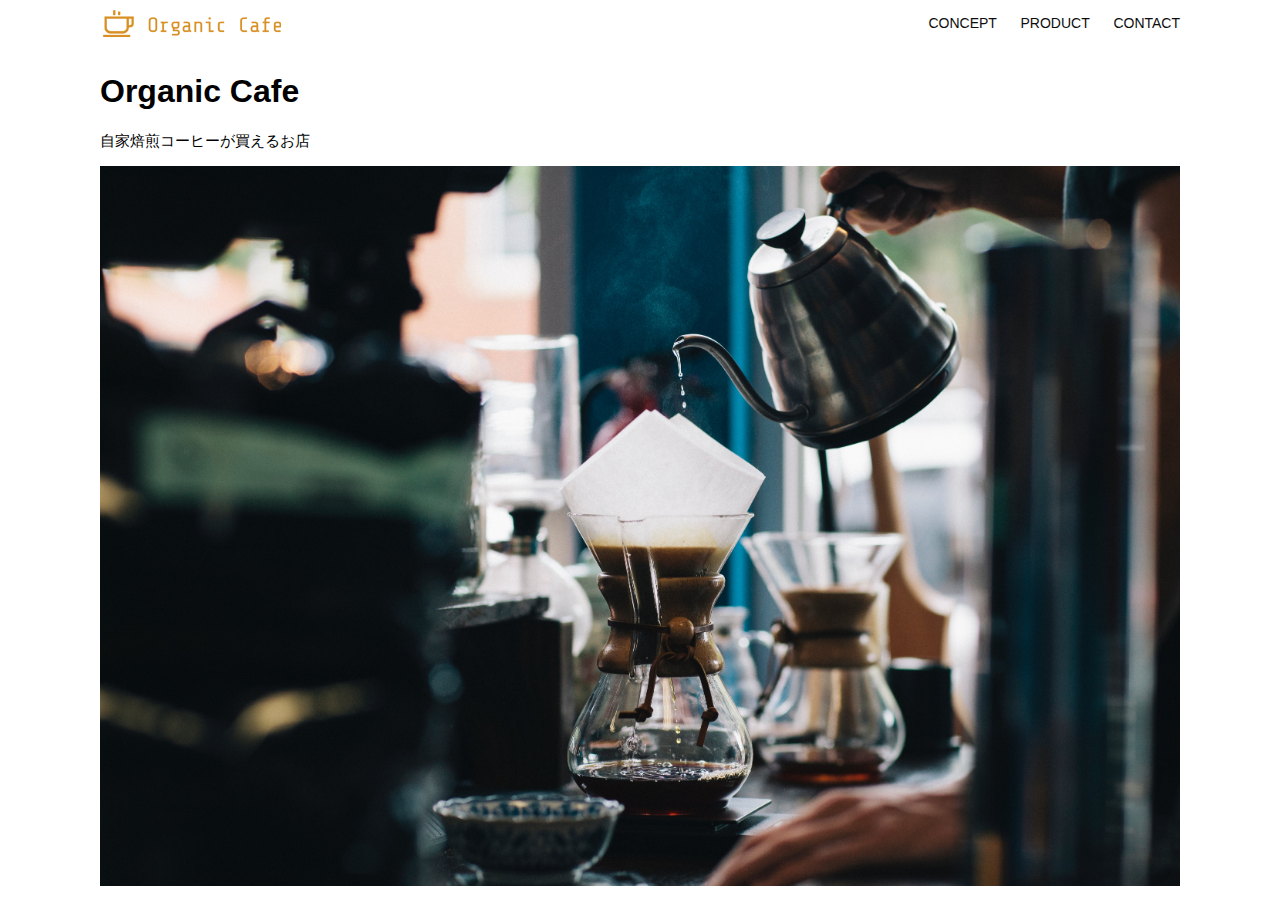
<file: kadai_013/index.html>
<!DOCTYPE html>
<html>
  <head>
    <title>Organic Cafe</title>
    <meta charset="UTF-8" />
    <meta name="description" content="自家焙煎のコーヒーがお家で楽しめるOrganic Cafe"/>
    <meta name="viewport" content="width=device-width, initial-scale=1.0" />
    <link rel="stylesheet" href="style.css" />
  </head>
  <body>
    <!-- ヘッダー -->
    <header>
      <!-- ロゴ -->
      <a href="index.html" id="logo"><img src="images/logo.png" alt="トップページに戻る"/></a>

      <!-- PC用ナビゲーション -->
      <nav id="nav-pc">
        <a href="index.html#concept">CONCEPT</a>
        <a href="index.html#product">PRODUCT</a>
        <a href="index.html#contact">CONTACT</a>
      </nav>
      <button id="menu-sp" onclick="document.getElementById('nav-sp').style.display = 'block'">
      <img src="images/button-menu.png" alt="ナビゲーションを開く">
      </button>

    <div id="nav-sp">
      <button id="close" onclick="document.getElementById('nav-sp').style.display = 'none'">
      <img src="images/button-close.png" alt="ナビゲーションを閉じる">
      </button>

    <nav>
      <ul>
        <li>
          <a id="logo-sp" href="index.html" onclick="document.getElementById('nav-sp').style.display = 'none'">
          <img src="images/logo-sp.png" alt="トップページに戻る"></a>
        </li>
        <li><a class="menu" href="index.html#concept" onclick="document.getElementById('nav-sp').style.display = 'none'">CONCEPT</a></li>
        <li><a class="menu" href="index.html#product" onclick="document.getElementById('nav-sp').style.display = 'none'">PRODUCT</a></li>
        <li><a class="menu" href="index.html#contact" onclick="document.getElementById('nav-sp').style.display = 'none'">CONTACT</a></li>
      </ul>
    </nav>
    </header>

    <main>
      <article>
        <!-- メインビジュアル -->
        <section id="main-visual">
          <div id="main-message">
            <h1>Organic Cafe</h1>
            <p>自家焙煎コーヒーが買えるお店</p>
          </div>
          <img src="images/main-image.jpg" alt="コーヒーをハンドドリップで淹れる画像"/>
        </section>
      </article>
    </main>
  </body>
</html>
</file>
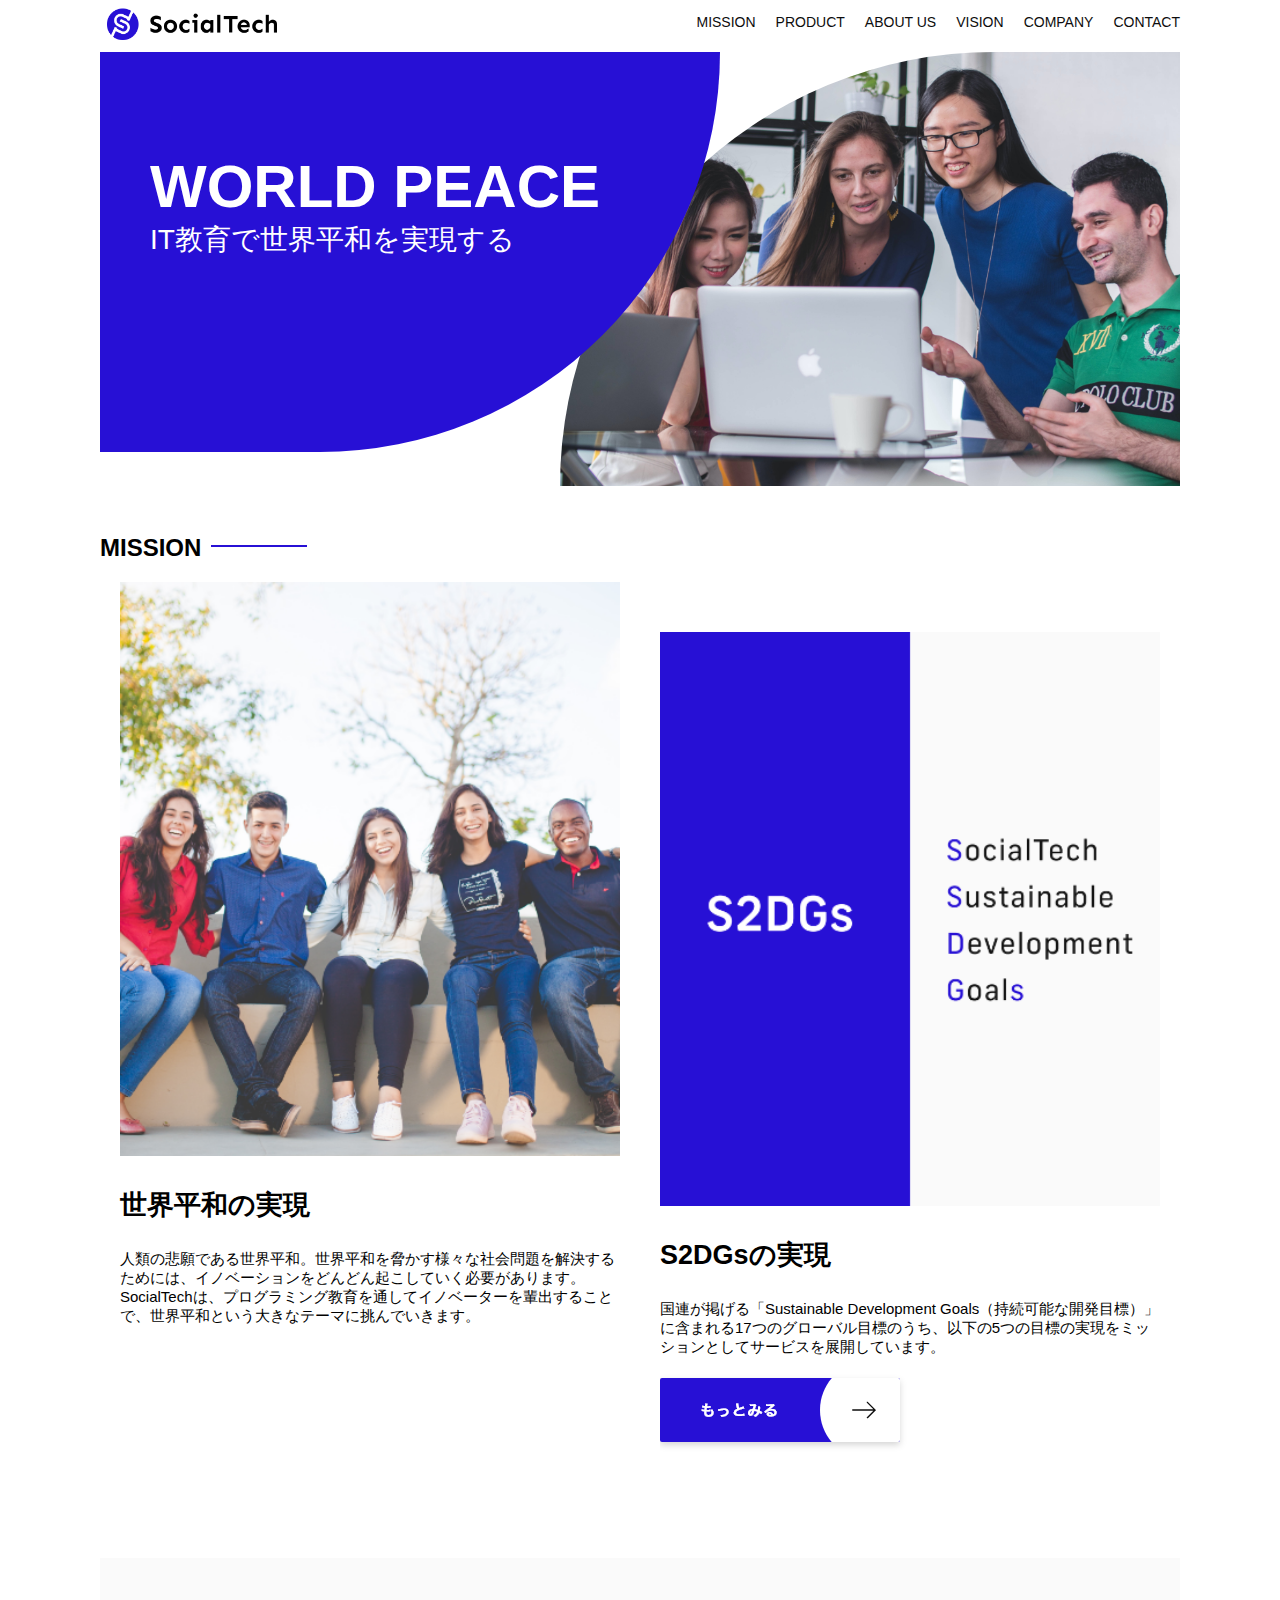
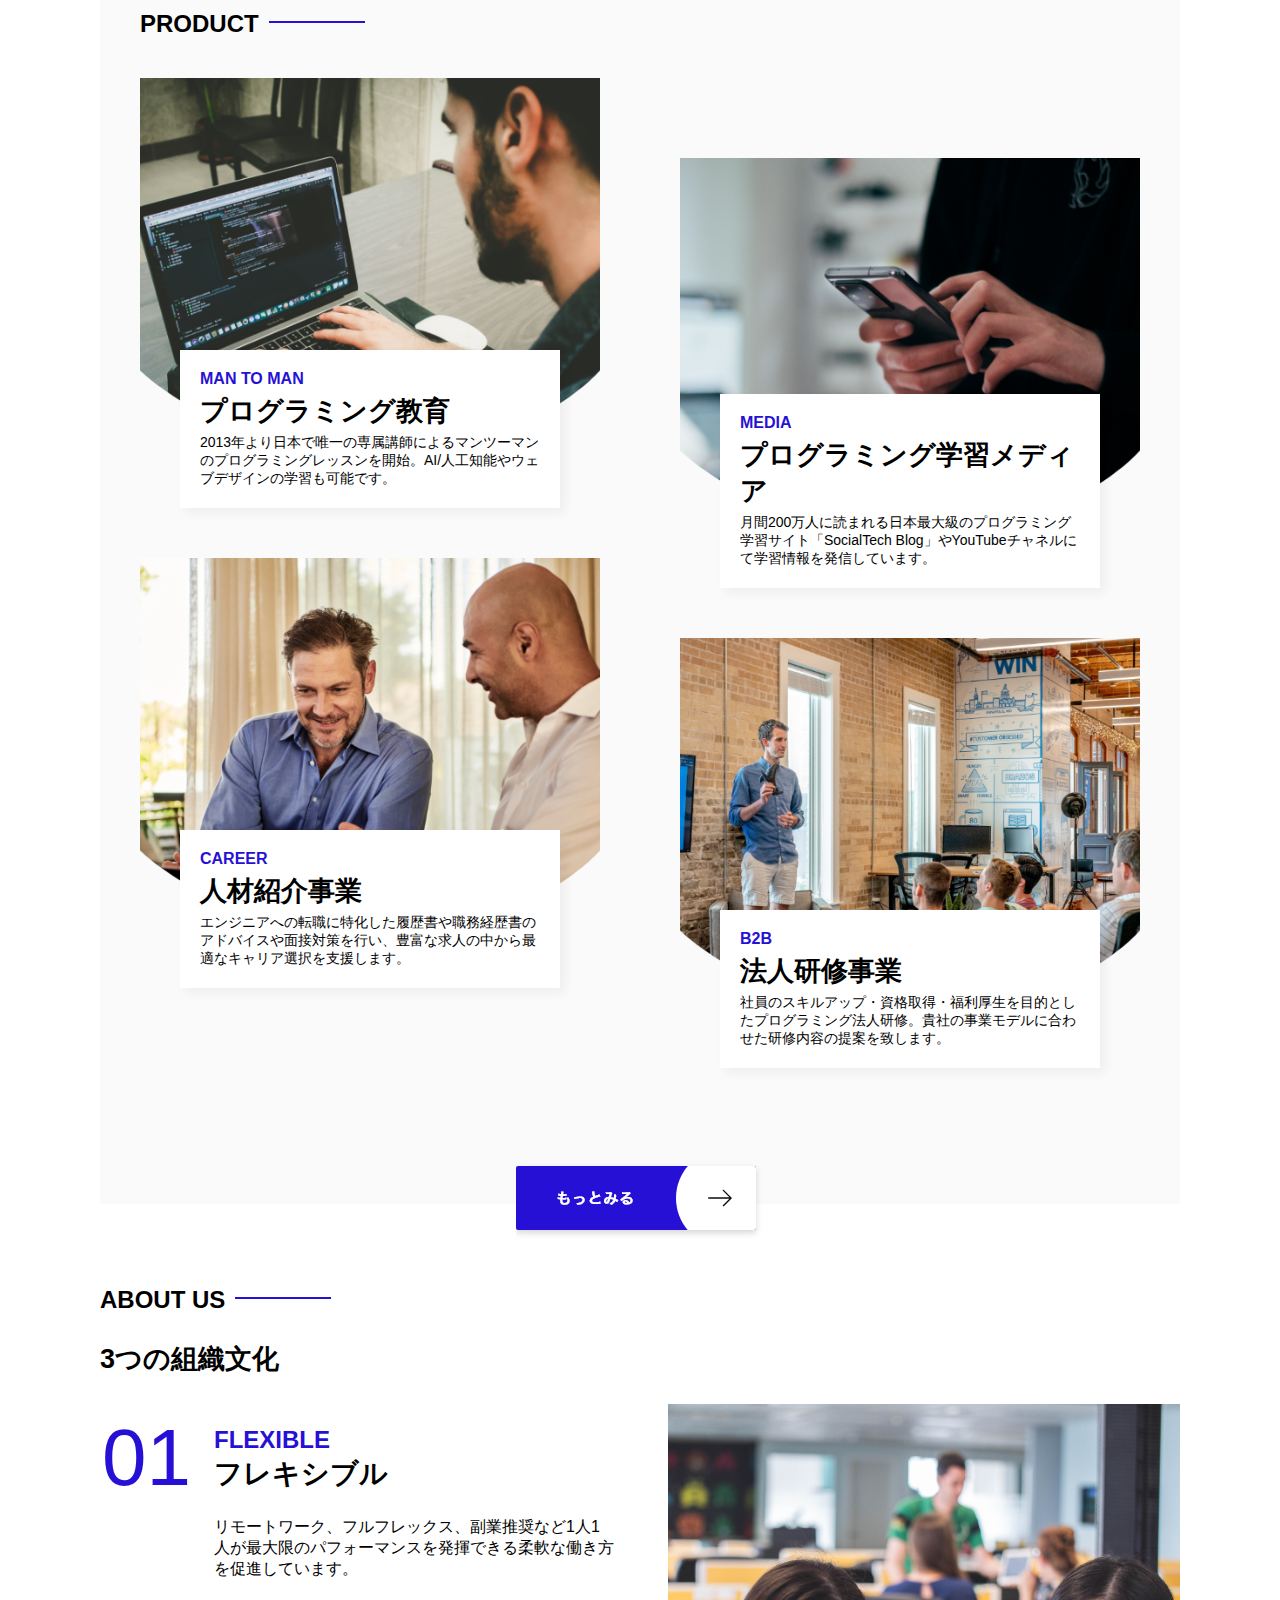
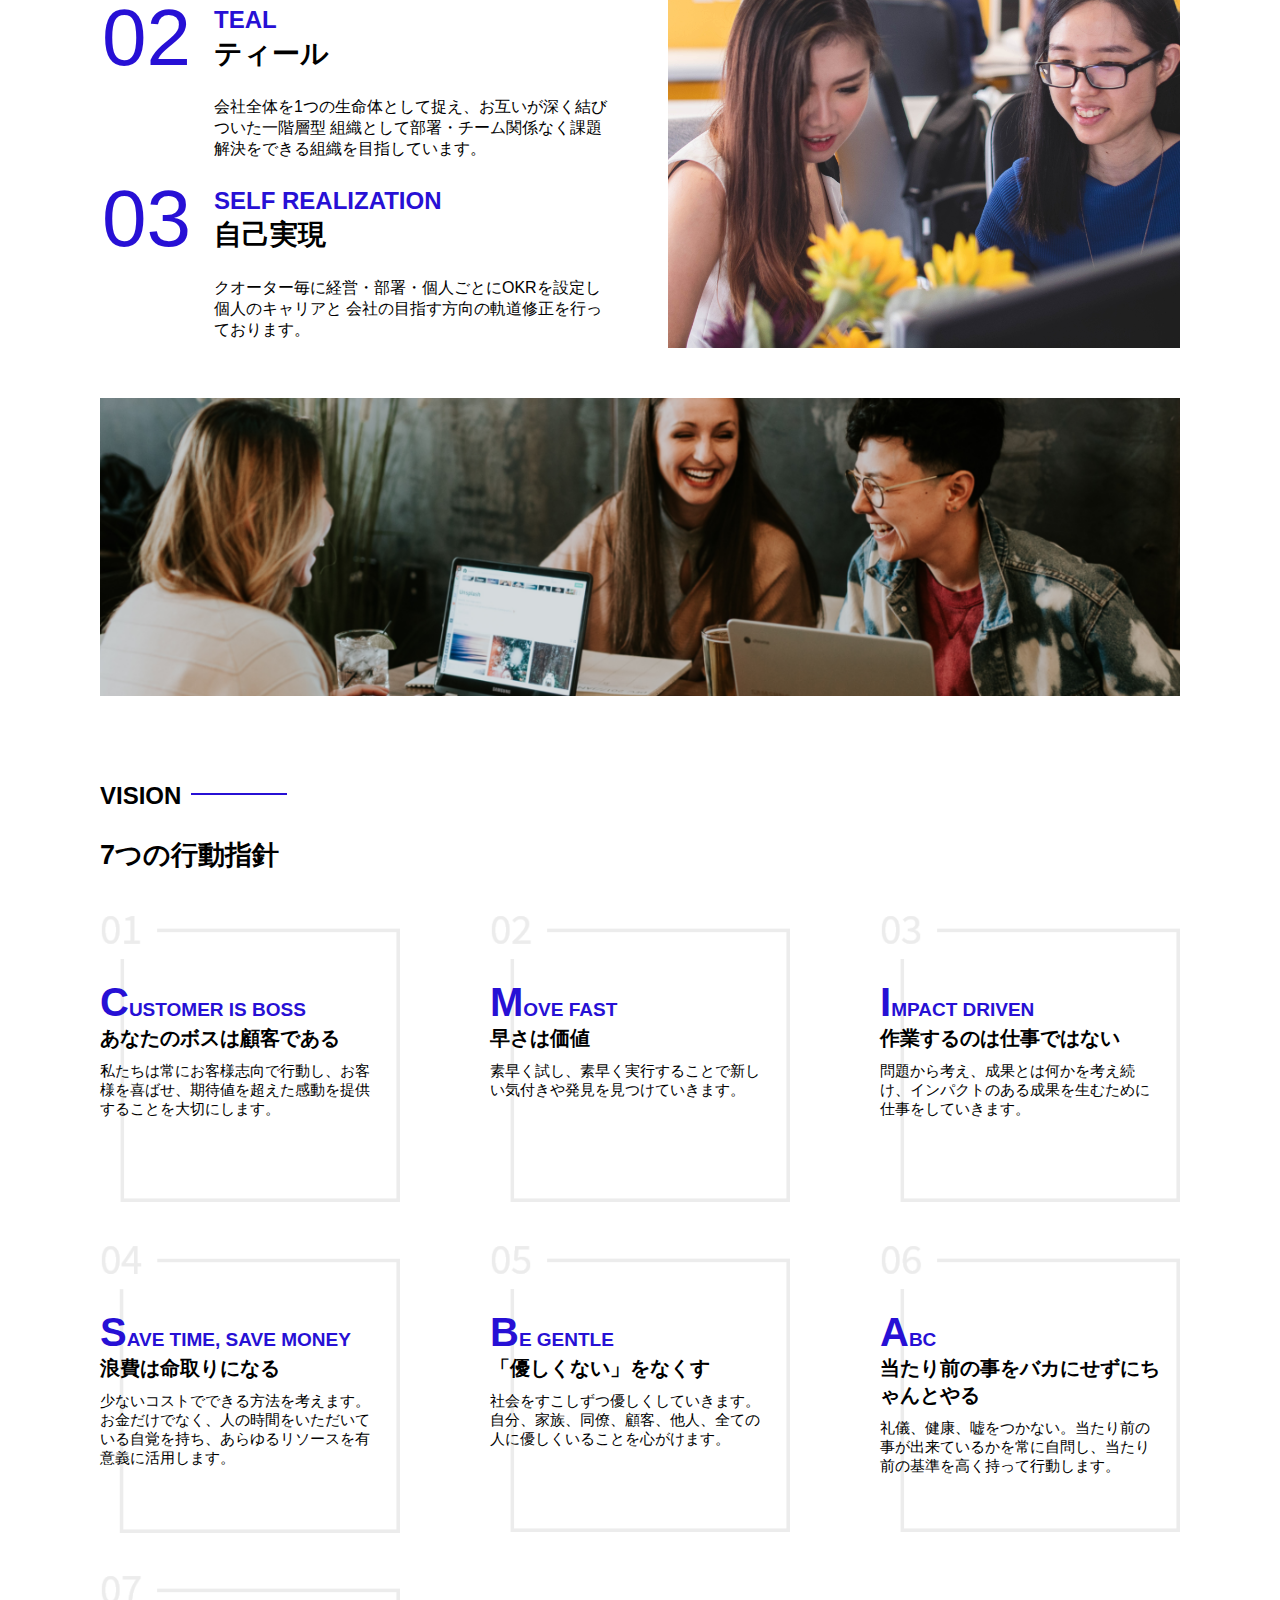
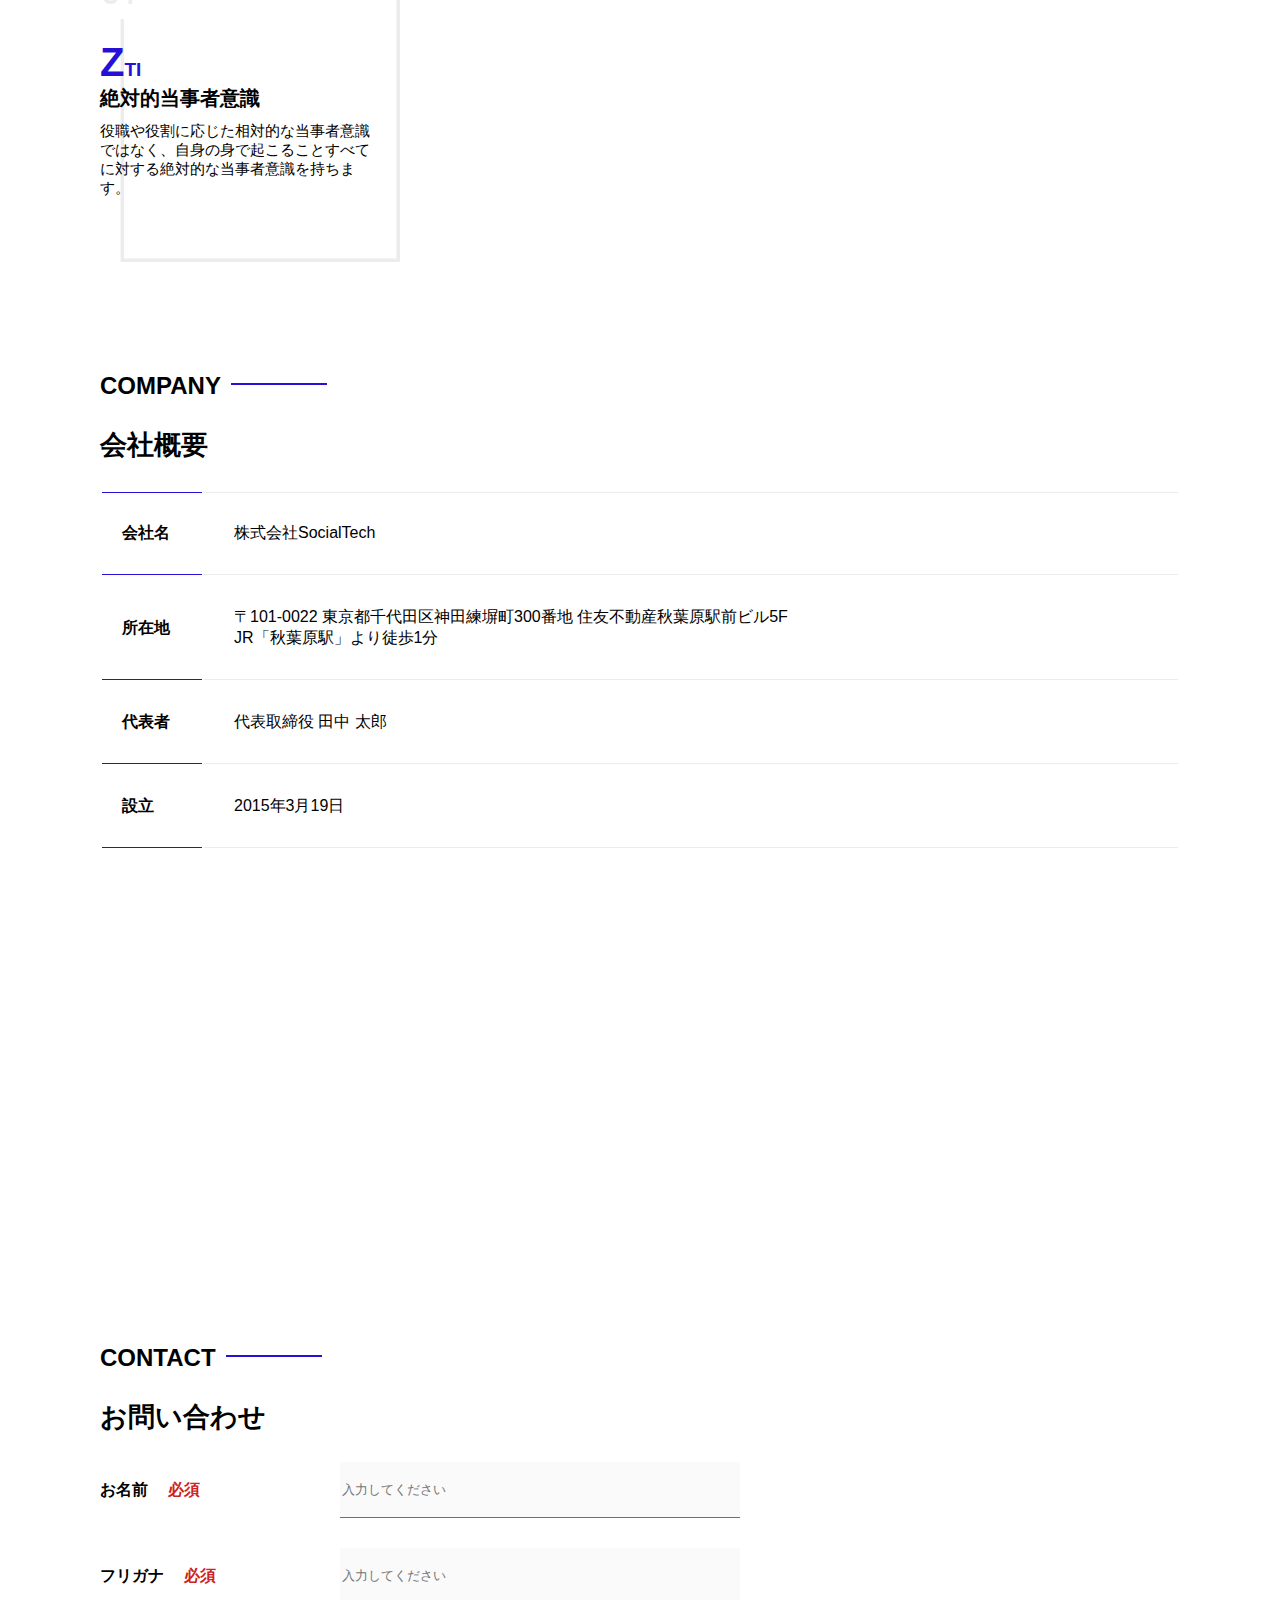
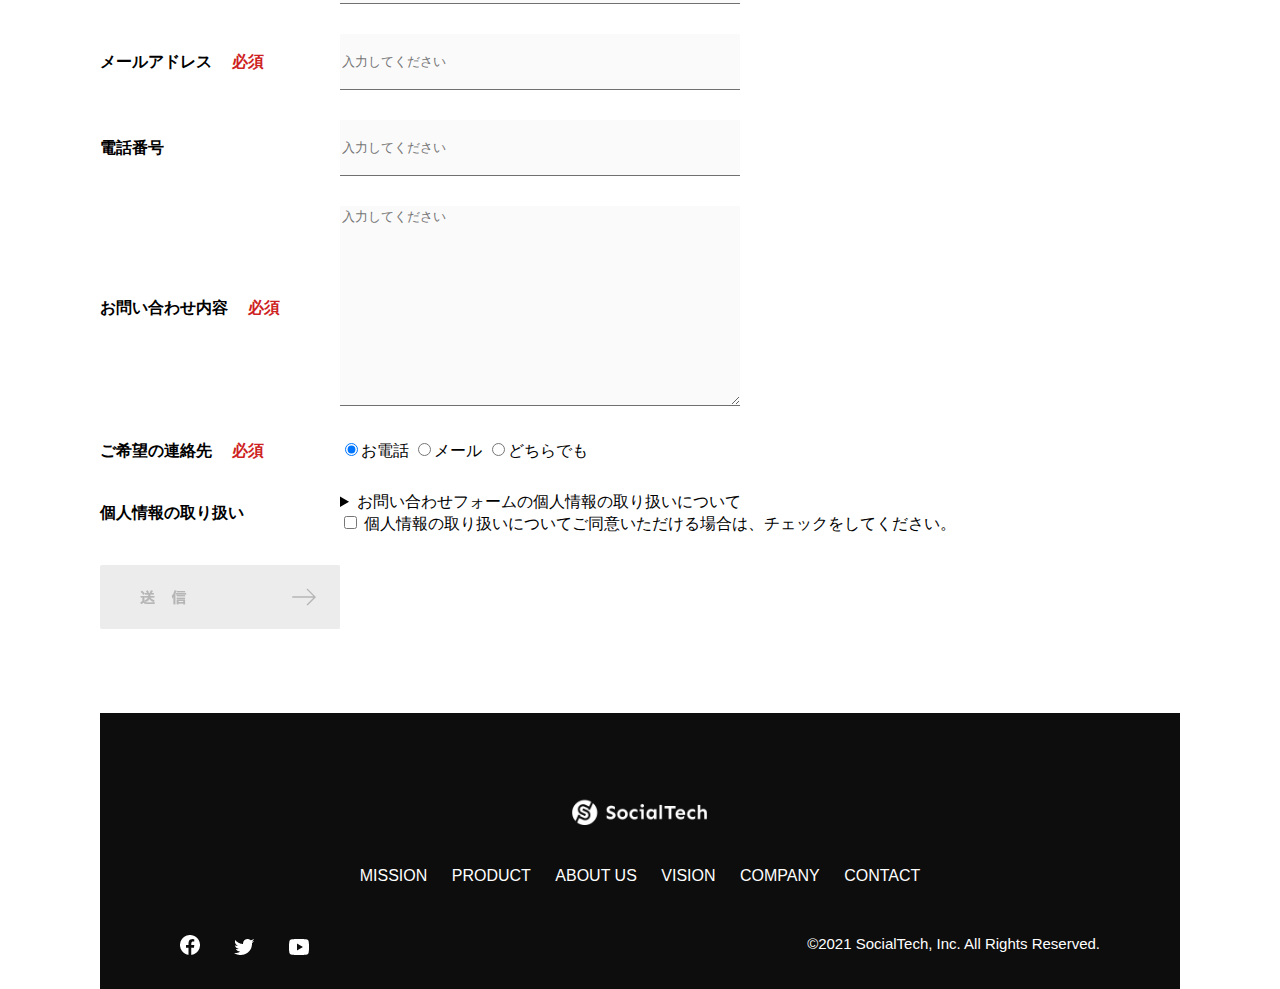
<file: socialtech/index.html>
<!DOCTYPE html>
<html>
<head>
  <title>SocialTech</title>
  <meta charset="UTF-8">
  <meta name="description" content="SocialTechはEdTech業界のリーディングカンパニーを目指します。">
  <meta name="viewport" content="width=device-width, initial-scale=1.0">
  <link rel="stylesheet" href="style.css">
</head>
<body>
  <!-- ヘッダー -->
  <header>
    <!-- ロゴ -->
    <a href="index.html" id="logo"><img src="images/logo.png" alt="トップページに戻る"></a>

     <!-- PC用ナビゲーション -->
    <nav id="nav-pc">
       <ul>
        <li><a href="mission.html">MISSION</a></li>
        <li><a href="product.html">PRODUCT</a></li>
        <li><a href="index.html#aboutus">ABOUT US</a></li>
        <li><a href="index.html#vision">VISION</a></li>
        <li><a href="index.html#company">COMPANY</a></li>
        <li><a href="index.html#contact">CONTACT</a></li>
       </ul>
   </nav>
       <!-- スマホ用メニューボタン -->
       <button id="menu-sp" onclick="document.getElementById('nav-sp').style.display = 'block'">
        <img src="images/button-menu.png" alt="ナビゲーションを開く">
      </button>
       <!-- スマホ用ナビゲーション -->
       <div id="nav-sp">
        <button id="close" onclick="document.getElementById('nav-sp').style.display = 'none'">
          <img src="images/button-close.png" alt="ナビゲーションを閉じる">
        </button>

        <nav>
          <ul>
            <li>
              <a id="logo-sp" href="index.html" onclick="document.getElementById('nav-sp').style.display = 'none'"><img src="images/logo-sp.png" alt="トップページに戻る"></a>
            </li>
            <li><a class="menu" href="mission.html" onclick="document.getElementById('nav-sp').style.display = 'none'">MISSION</a></li>
            <li><a class="menu" href="product.html" onclick="document.getElementById('nav-sp').style.display = 'none'">PRODUCT</a></li>
            <li><a class="menu" href="index.html#aboutus" onclick="document.getElementById('nav-sp').style.display = 'none'">ABOUT US</a></li>
            <li><a class="menu" href="index.html#vision" onclick="document.getElementById('nav-sp').style.display = 'none'">VISION</a></li>
            <li><a class="menu" href="index.html#company" onclick="document.getElementById('nav-sp').style.display = 'none'">COMPANY</a></li>
            <li><a class="menu" href="index.html#contact" onclick="document.getElementById('nav-sp').style.display = 'none'">CONTACT</a></li>
          </ul>
        </nav>
        <div id="sns">
          <a href="https://www.facebook.com/sejuku2013">
            <img src="images/button-facebook.png" alt="Facebookのリンク">
          </a>
          <a href="https://twitter.com/samuraijuku">
            <img src="images/button-twitter.png" alt="Twitterのリンク">
          </a>
          <a href="https://www.youtube.com/channel/UCCFOQO5aDK0xXam4cUQXT8g">
            <img src="images/button-youtube.png" alt="YouTubeのリンク">
          </a>
        </div>
      </div>
  </header>

<main>
  <article>
    <!-- メインビジュアル -->
    <section id="main-visual">
      <div id="main-message">
        <h1>WORLD PEACE</h1>
        <p>IT教育で世界平和を実現する</p>
      </div>
      <img src="images/index/index-main.png" alt="PCの周りに集まる多国籍の仲間たち">
    </section>
    <!--ミッション-->
    <section id="mission">
      <h2 class="index-h2">MISSION</h2>
      <div id="mission-flex">
        <div>
          <img id="mission-photo" src="images/index/index-mission.png" alt="屋外のベンチで写真を撮影する多国籍の仲間たち">
          <h3>世界平和の実現</h3>
          <p>
            人類の悲願である世界平和。世界平和を脅かす様々な社会問題を解決するためには、イノベーションをどんどん起こしていく必要があります。SocialTechは、プログラミング教育を通してイノベーターを輩出することで、世界平和という大きなテーマに挑んでいきます。
          </p>
        </div>
        <div>
          <img id="s2dgs" src="images/index/s2dgs.png" alt="S2DGs">
          <h3>S2DGsの実現</h3>
          <p>国連が掲げる「Sustainable Development Goals（持続可能な開発目標）」に含まれる17つのグローバル目標のうち、以下の5つの目標の実現をミッションとしてサービスを展開しています。</p>
          <a href="mission.html">
            <img src="images/button-more.png" alt="もっとみる">
          </a>
        </div>
      </div>
    </section>
     <!-- プロダクト -->
     <section id="product">
      <h2 class="index-h2">PRODUCT</h2>
       <div class="product-flex">
        <div id="product-left">
          <div>
            <img class="product-photo" src="images/index/index-mantoman.png" alt="PCでコードを書く男性">
            <div class="product-explain">
              <span>MAN TO MAN</span>
              <h3>プログラミング教育</h3>
              <p>2013年より日本で唯一の専属講師によるマンツーマンのプログラミングレッスンを開始。AI/人工知能やウェブデザインの学習も可能です。</p>
            </div>
          </div>
          <div>
            <img class="product-photo" src="images/index/index-career.png" alt="笑顔で話し合う2人の男性">
            <div class="product-explain">
              <span>CAREER</span>
              <h3>人材紹介事業</h3>
              <p>エンジニアへの転職に特化した履歴書や職務経歴書のアドバイスや面接対策を行い、豊富な求人の中から最適なキャリア選択を支援します。</p>
            </div>
          </div>
        </div>
        <div id="product-right">
          <div>
            <img class="product-photo" src="images/index/index-media.png" alt="スマートフォンを操作する人">
            <div class="product-explain">
              <span>MEDIA</span>
              <h3>プログラミング学習メディア</h3>
              <p>月間200万人に読まれる日本最大級のプログラミング学習サイト「SocialTech Blog」やYouTubeチャネルにて学習情報を発信しています。</p>
            </div>
          </div>
          <div>
            <img class="product-photo" src="images/index/index-b2b.png" alt="講演中の男性とそれを聴く人々">
            <div class="product-explain">
              <span>B2B</span>
              <h3>法人研修事業</h3>
              <p>社員のスキルアップ・資格取得・福利厚生を目的としたプログラミング法人研修。貴社の事業モデルに合わせた研修内容の提案を致します。</p>
            </div>
          </div>
        </div>
      </div>
      <div id="product-more">
        <a href="product.html">
          <img src="images/button-more.png" alt="もっとみる">
        </a>
        </div>
     </section>
      <!-- ABOUT US -->
      <section id="aboutus">
        <h2 class="index-h2">ABOUT US</h2>
        <h3>3つの組織文化</h3>
        <div>
          <table class="culture-table">
            <tr>
              <td class="culture-num">01</td>
              <th><span class="culture-en">FLEXIBLE</span><br>フレキシブル</th>
            </tr>
            <tr>
              <td>
                <!--空のセル-->
              </td>
              <td class="culture-description">リモートワーク、フルフレックス、副業推奨など1人1人が最大限のパフォーマンスを発揮できる柔軟な働き方を促進しています。</td>
            </tr>
            <tr>
              <td class="culture-num">02</td>
              <th><span class="culture-en">TEAL</span><br>ティール</th>
            </tr>
            <tr>
              <td>
                <!--空のセル-->
              </td>
              <td class="culture-description">会社全体を1つの生命体として捉え、お互いが深く結びついた一階層型 組織として部署・チーム関係なく課題解決をできる組織を目指しています。</td>
            </tr>
            <tr>
              <td class="culture-num">03</td>
              <th><span class="culture-en">SELF REALIZATION</span><br>自己実現</th>
            </tr>
            <tr>
              <td>
                <!--空のセル-->
              </td>
              <td class="culture-description">クオーター毎に経営・部署・個人ごとにOKRを設定し個人のキャリアと 会社の目指す方向の軌道修正を行っております。</td>
            </tr>
          </table>
          <img class="culture-img" src="images/index/index-aboutus1.png" alt="笑顔で話し合う2人の女性">
        </div>
        <img class="culture-img2" src="images/index/index-aboutus2.png" alt="笑顔で話し合う3人の男女">
      </section>
      <!-- VISION -->
      <section id="vision">
        <h2 class="index-h2">VISION</h2>
        <h3>7つの行動指針</h3>
        <div>
          <div class="vision-box">
            <img src="images/index/vision-01.png" alt="01">
            <div>
              <h4>CUSTOMER IS BOSS</h4>
              <h5>あなたのボスは顧客である</h5>
              <p>私たちは常にお客様志向で行動し、お客様を喜ばせ、期待値を超えた感動を提供することを大切にします。</p>
            </div>
          </div>
          <div class="vision-box">
            <img src="images/index/vision-02.png" alt="02">
            <div>
              <h4>MOVE FAST</h4>
              <h5>早さは価値</h5>
              <p>素早く試し、素早く実行することで新しい気付きや発見を見つけていきます。</p>
            </div>
          </div>
          <div class="vision-box">
            <img src="images/index/vision-03.png" alt="03">
            <div>
              <h4>IMPACT DRIVEN</h4>
              <h5>作業するのは仕事ではない</h5>
              <p>問題から考え、成果とは何かを考え続け、インパクトのある成果を生むために仕事をしていきます。</p>
            </div>
          </div>
          <div class="vision-box">
            <img src="images/index//vision-04.png" alt="04">
            <div>
              <h4>SAVE TIME, SAVE MONEY</h4>
              <h5>浪費は命取りになる</h5>
              <p>少ないコストでできる方法を考えます。お金だけでなく、人の時間をいただいている自覚を持ち、あらゆるリソースを有意義に活用します。</p>
            </div>
          </div>
          <div class="vision-box">
            <img src="images/index/vision-05.png" alt="05">
            <div>
              <h4>BE GENTLE</h4>
              <h5>「優しくない」をなくす</h5>
              <p>社会をすこしずつ優しくしていきます。自分、家族、同僚、顧客、他人、全ての人に優しくいることを心がけます。</p>
            </div>
          </div>
          <div class="vision-box">
            <img src="images/index/vision-06.png" alt="06">
            <div>
              <h4>ABC</h4>
              <h5>当たり前の事をバカにせずにちゃんとやる</h5>
              <p>礼儀、健康、嘘をつかない。当たり前の事が出来ているかを常に自問し、当たり前の基準を高く持って行動します。</p>
            </div>
          </div>
          <div class="vision-box">
            <img src="images/index/vision-07.png" alt="07">
            <div>
              <h4>ZTI</h4>
              <h5>絶対的当事者意識</h5>
              <p>役職や役割に応じた相対的な当事者意識ではなく、自身の身で起こることすべてに対する絶対的な当事者意識を持ちます。</p>
            </div>
          </div>
        </div>
      </section>
      <!-- COMPANY -->
      <section id="company">
        <h2 class="index-h2">COMPANY</h2>
        <h3>会社概要</h3>
        <table id="company-table">
          <tr>
            <th class="tableheader tableheader-first">会社名</th>
            <td class="cell cell-first">株式会社SocialTech</td>
          </tr>
          <tr>
            <th class="tableheader">所在地</th>
            <td class="cell">〒101-0022 東京都千代田区神田練塀町300番地 住友不動産秋葉原駅前ビル5F<br>JR「秋葉原駅」より徒歩1分</td>
          </tr>
          <tr>
            <th class="tableheader">代表者</th>
            <td class="cell">代表取締役 田中 太郎</td>
          </tr>
          <tr>
            <th class="tableheader">設立</th>
            <td class="cell">2015年3月19日</td>
          </tr>
        </table>
        <iframe 
        src="https://www.google.com/maps/embed?pb=!1m18!1m12!1m3!1d3240.0688551336807!2d139.7720776771055!3d35.69992317258124!2m3!1f0!2f0!3f0!3m2!1i1024!2i768!4f13.1!3m3!1m2!1s0x60188fee13660e23%3A0x77137876edf742ac!2z5L2P5Y-L5LiN5YuV55Sj56eL6JGJ5Y6f6aeF5YmN44OT44Or!5e0!3m2!1sja!2sjp!4v1704858013291!5m2!1sja!2sjp" 
        style="border: 0" allowfullscreen="" loading="lazy">
        </iframe>
      </section>
      <!-- お問い合わせフォーム -->
      <section id="contact">
        <h2 class="index-h2">CONTACT</h2>
        <h3>お問い合わせ</h3>
        <form>
        <div>
          <div class="contact-heading">
            <label class="contact-label">お名前<span class="contact-span">必須</span></label>
          </div>
          <div>
            <input type="text" name="name" placeholder="入力してください" class="contact-textbox">
          </div>
        </div>
        <div>
          <div class="contact-heading">
            <label class="contact-label">フリガナ<span class="contact-span">必須</span></label>
          </div>
          <div>
            <input type="text" name="hurigana" placeholder="入力してください" class="contact-textbox">
          </div>
        </div>
        <div>
          <div class="contact-heading">
            <label class="contact-label">メールアドレス<span class="contact-span">必須</span></label>
          </div>
          <div>
            <input type="text" name="email" placeholder="入力してください" class="contact-textbox">
          </div>
        </div>
        <div>
          <div class="contact-heading">
            <label class="contact-label">電話番号</label>
          </div>
          <div>
            <input type="text" name="tel" placeholder="入力してください" class="contact-textbox">
          </div>
        </div>
        <div>
          <div class="contact-heading">
            <label class="contact-label">お問い合わせ内容<span class="contact-span">必須</span></label>
          </div>
          <div>
            <textarea class="contact-textarea" placeholder="入力してください" name="message"></textarea>
          </div>
        </div>
        <div>
          <div class="contact-heading">
            <label class="contact-label">ご希望の連絡先<span class="contact-span">必須</span></label>
          </div>
          <div>
            <input class="radiobutton" type="radio" value="tel" name="contact" checked><label>お電話</label>
            <input class="radiobutton" type="radio" value="mail" name="contact"><label>メール</label>
            <input class="radiobutton" type="radio" value="both" name="contact"><label>どちらでも</label>
          </div>
        </div>
        <div>
          <div class="contact-heading">
            <label class="contact-label">個人情報の取り扱い</label>
          </div>
          <div>
            <details>
              <summary>お問い合わせフォームの個人情報の取り扱いについて</summary>
              <div>
                <dl>
                  <dt>１．組織の名称又は氏名</dt>
                  <dd>株式会社SocialTech</dd>
                  <dt>２．個人情報保護管理者（若しくはその代理人）の氏名又は職名、所属及び連絡先</dt>
                  <dd>
                    <p>鈴木 一郎 コーポレート部</p>
                    <p>メールアドレス：samurai@example.com</p>
                    <p>TEL：03-1234-5678</p>
                  </dd>
                  <dt>３．個人情報の利用目的</dt>
                  <dd>
                    <ul>
                      <li>本サービス及び本サービスに関連する情報の提供又はそれらに関する連絡のため</li>
                      <li>ユーザーの本人確認のため</li>
                      <li>当社サービスのご案内のため</li>
                      <li>当社の商品等の広告または宣伝（電子メールによるものを含むものとします。）</li>
                    </ul>
                  </dd>
                  <dt>４．個人情報の取り扱い業務の委託</dt>
                  <dd>個人情報の取扱業務の全部または一部を外部に業務委託する場合があります。その際、弊社は、個人情報を適切に保護できる管理体制を敷き実行していることを条件として委託先を厳選したうえで、機密保持契約を委託先と締結し、お客様の個人情報を厳密に管理させます。</dd>
                  <dt>５．個人情報の開示等の請求</dt>
                  <dd>
                    お客様は、弊社に対してご自身の個人情報の開示等（利用目的の通知、開示、内容の訂正・追加・削除、利用の停止または消去、第三者への提供の停止）に関して、当社問合わせ窓口に申し出ることができます。<br>
                    その際、弊社はお客様ご本人を確認させていただいたうえで、合理的な期間内に対応いたします。<br>
                    なお、個人情報に関する弊社問合わせ先は、次の通りです。
                  </dd>
                  <dd>
                    <p>株式会社SocialTech　個人情報問合せ窓口</p>
                    <p>〒150-0043　東京都千代田区神田練塀町300番地 住友不動産秋葉原駅前ビル5F</p>
                    <p>メールアドレス：samurai@example.com　TEL：03-1234-5678</p>
                  </dd>

                  <dt>６．個人情報を提供されることの任意性について</dt>
                  <dd>お客様がご自身の個人情報を弊社に提供されるか否かは、お客様のご判断によりますが、もしご提供されない場合には、適切なサービスが提供できない場合がありますので予めご了承ください。</dd>
                </dl>
              </div>
            </details>
            <input type="checkbox" name="agree">
            <span>個人情報の取り扱いについてご同意いただける場合は、チェックをしてください。</span>
          </div>
        </div>
        <input type="image" src="images/button-submit.png" alt="送信する">
      </form>
      </section>
    </article>
  </main>

  <footer>
    <div id="footer-logo">
      <img src="images/logo-sp.png" alt="SocialTech">
    </div>
    <div id="footer-link">
      <a href="mission.html">MISSION</a>
      <a href="product.html">PRODUCT</a>
      <a href="index.html#aboutus">ABOUT US</a>
      <a href="index.html#vision">VISION</a>
      <a href="index.html#company">COMPANY</a>
      <a href="index.html#contact">CONTACT</a>
    </div>
    <div id="sns-footer">
      <div class="sns-btns">
        <a href="https://www.facebook.com/sejuku2013"><img src="images/button-facebook.png" alt="Facebookのリンク"></a>
        <a href="https://twitter.com/samuraijuku"><img src="images/button-twitter.png" alt="Twitterのリンク"></a>
        <a href="https://www.youtube.com/channel/UCCFOQO5aDK0xXam4cUQXT8g"><img src="images/button-youtube.png" alt="YouTubeのリンク"></a>
      </div>
      <p id="copyright">&copy;2021 SocialTech, Inc. All Rights Reserved.</p>
    </div>
  </footer>

</body>

</html>
</file>
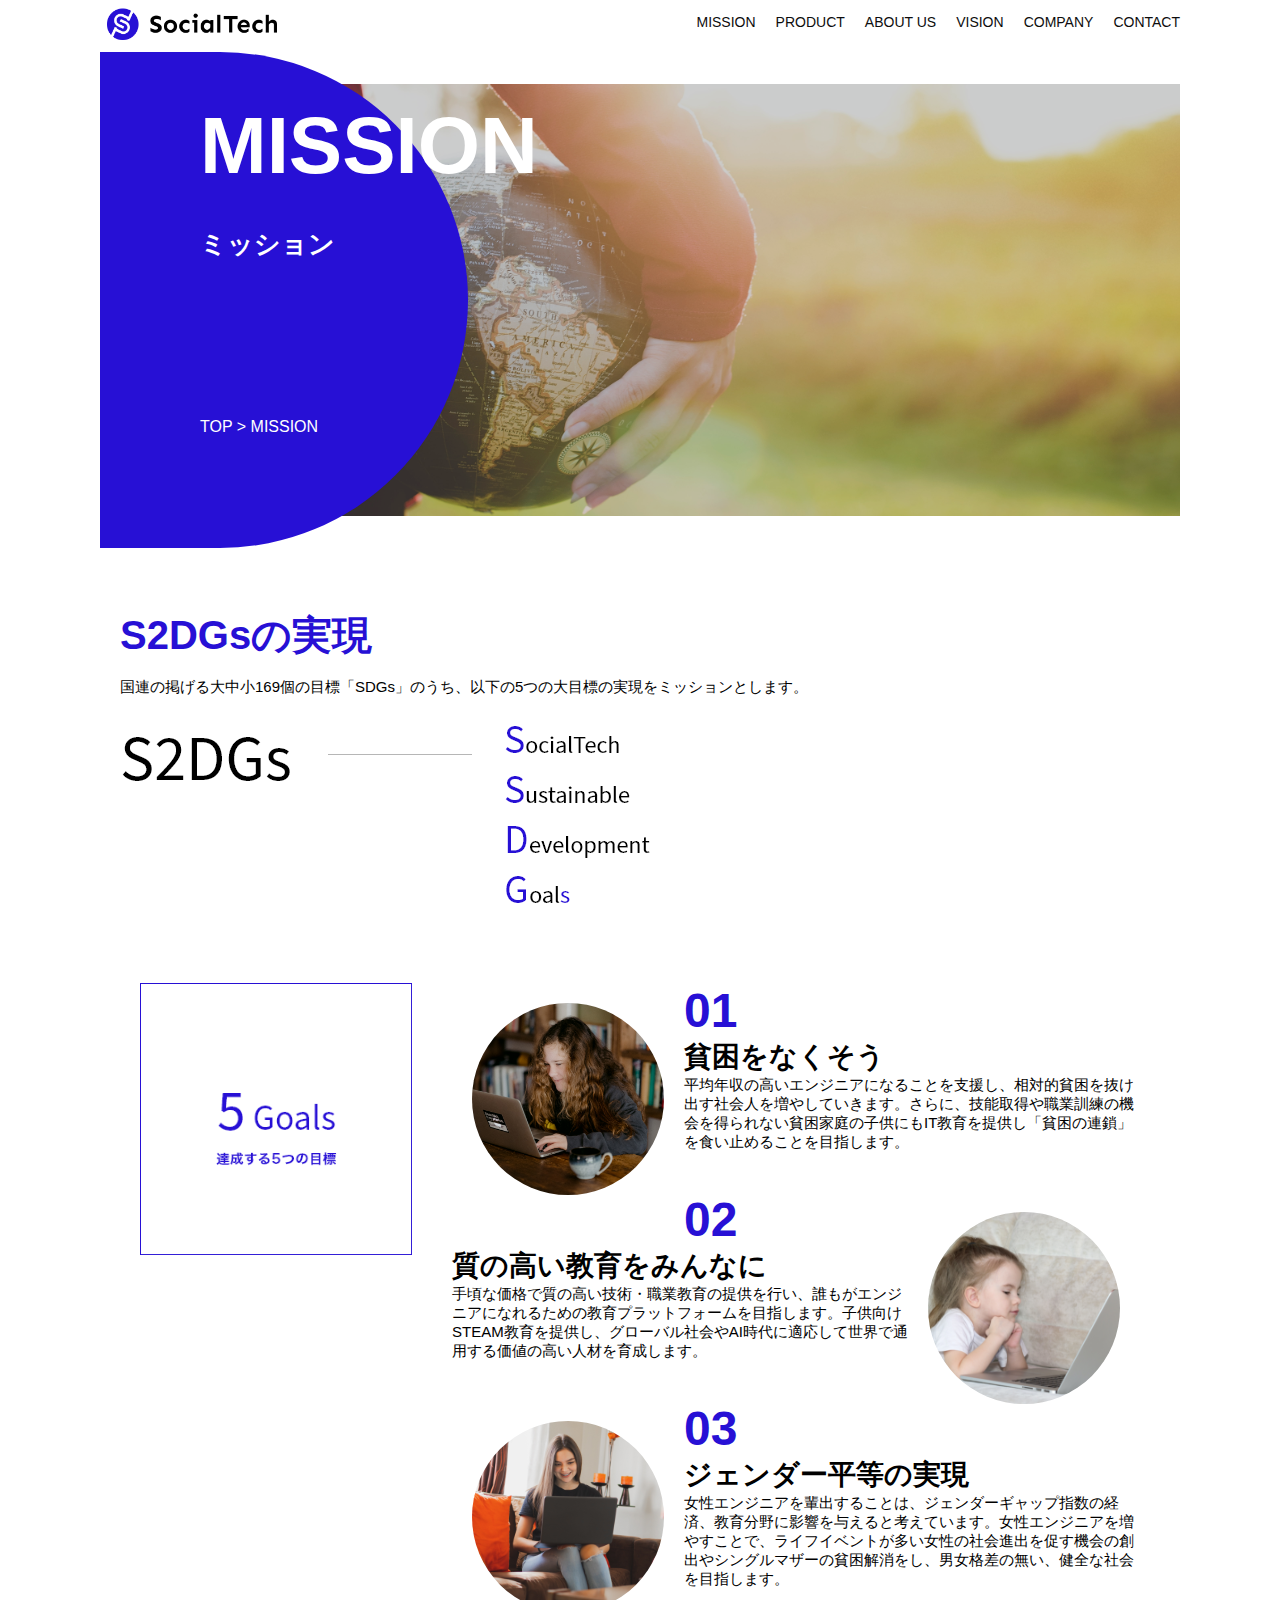
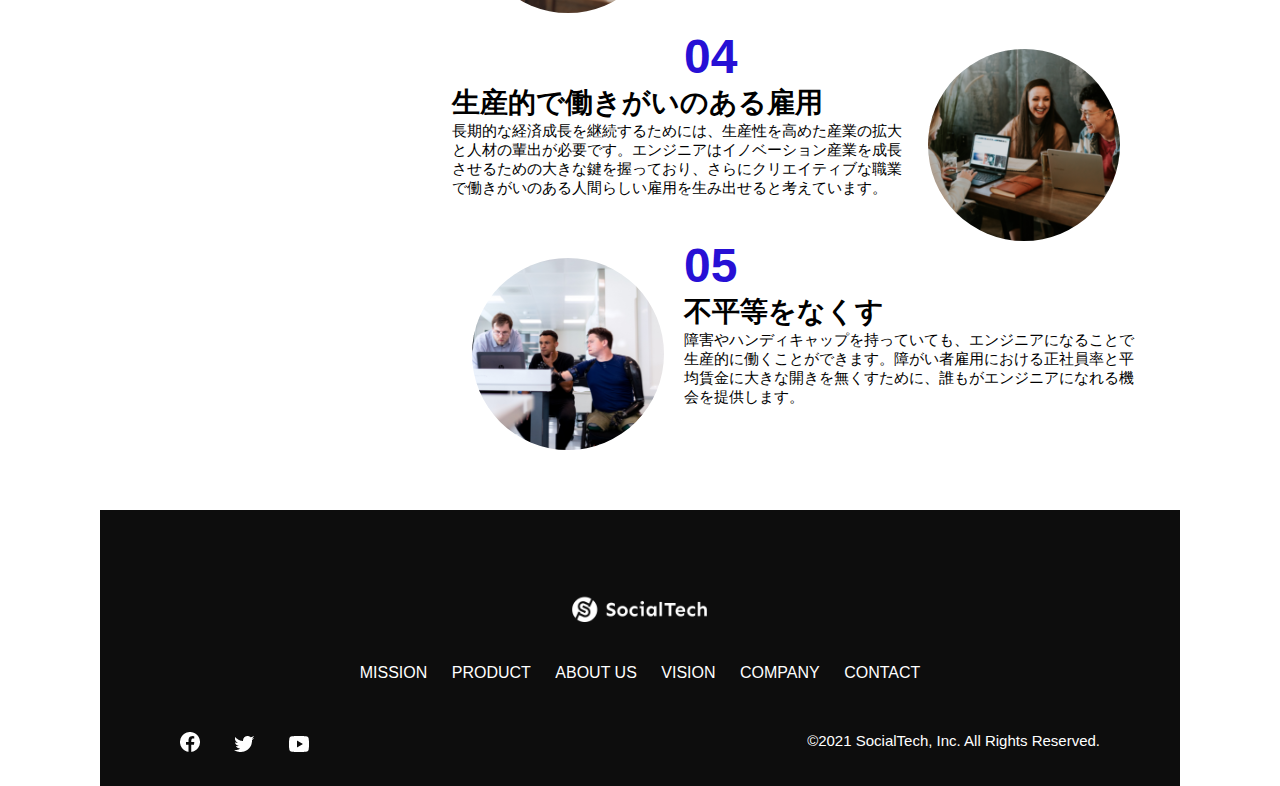
<file: socialtech/mission.html>
<!DOCTYPE html>
<html>
  <head>
    <title>SocialTech - MISSION ミッション -</title>
    <meta charset="utf-8">
    <meta name="description" content="SocialTechが目指す5つの目標（S2DGs）を紹介します">
    <meta name="viewport" content="width=device-width, initial-scale=1.0">
    <link rel="stylesheet" href="style.css">
  </head>

  <body>
    <!-- ヘッダー -->
    <header>
      <!-- ロゴ -->
      <a href="index.html" id="logo">
        <img src="images/logo.png" alt="トップページに戻る">
      </a>

      <!-- PC用ナビゲーション -->
      <nav id="nav-pc">
        <ul>
          <li><a href="mission.html">MISSION</a></li>
          <li><a href="product.html">PRODUCT</a></li>
          <li><a href="index.html#aboutus">ABOUT US</a></li>
          <li><a href="index.html#vision">VISION</a></li>
          <li><a href="index.html#company">COMPANY</a></li>
          <li><a href="index.html#contact">CONTACT</a></li>
        </ul>
      </nav>

      <!-- スマホ用メニューボタン -->
      <button id="menu-sp" onclick="document.getElementById('nav-sp').style.display = 'block'">
        <img src="images/button-menu.png" alt="ナビゲーションを開く">
      </button>

      <!-- スマホ用ナビゲーション -->
      <div id="nav-sp">
        <button id="close" onclick="document.getElementById('nav-sp').style.display = 'none'">
          <img src="images/button-close.png" alt="ナビゲーションを閉じる">
        </button>

        <nav>
          <ul>
            <li>
              <a id="logo-sp" href="index.html" onclick="document.getElementById('nav-sp').style.display = 'none'"><img src="images/logo-sp.png" alt="トップページに戻る"></a>
            </li>
            <li><a class="menu" href="mission.html" onclick="document.getElementById('nav-sp').style.display = 'none'">MISSION</a></li>
            <li><a class="menu" href="product.html" onclick="document.getElementById('nav-sp').style.display = 'none'">PRODUCT</a></li>
            <li><a class="menu" href="index.html#aboutus" onclick="document.getElementById('nav-sp').style.display = 'none'">ABOUT US</a></li>
            <li><a class="menu" href="index.html#vision" onclick="document.getElementById('nav-sp').style.display = 'none'">VISION</a></li>
            <li><a class="menu" href="index.html#company" onclick="document.getElementById('nav-sp').style.display = 'none'">COMPANY</a></li>
            <li><a class="menu" href="index.html#contact" onclick="document.getElementById('nav-sp').style.display = 'none'">CONTACT</a></li>
          </ul>
        </nav>
        <div id="sns">
          <a href="https://www.facebook.com/sejuku2013">
            <img src="images/button-facebook.png" alt="Facebookのリンク">
          </a>
          <a href="https://twitter.com/samuraijuku">
            <img src="images/button-twitter.png" alt="Twitterのリンク">
          </a>
          <a href="https://www.youtube.com/channel/UCCFOQO5aDK0xXam4cUQXT8g">
            <img src="images/button-youtube.png" alt="YouTubeのリンク">
          </a>
        </div>
      </div>
    </header>

    <main>
      <article>
        <section id="mission-main">
          <div class="mission-main-inner">
            <div id="mission-title">
              <h1>MISSION<br><span>ミッション</span></h1>
              <p>TOP > MISSION</p>
            </div>
          </div>
        </section>

        <section id="mission-s2dgs">
          <h2 class="mission-h2">S2DGsの実現</h2>
          <p>国連の掲げる大中小169個の目標「SDGs」のうち、以下の5つの大目標の実現をミッションとします。</p>
          <img src="images/mission/mission-s2dgs.png" alt="S2DGs">
        </section>

        <section id="mission-five-goals">
          <div class="five-goals-image">
            <img src="images/mission/mission-5goals.png" alt="5Goals">
          </div>
          <div class="five-goals-read">
            <div>
              <img class="fivegoals-image-left" src="images/mission/mission-5goals01.png" alt="PCを操作する女の子">
              <span class="fivegoals-number">01</span>
              <h3 class="fivegoals-h3">貧困をなくそう</h3>
              <p class="fivegoals-p">平均年収の高いエンジニアになることを支援し、相対的貧困を抜け出す社会人を増やしていきます。さらに、技能取得や職業訓練の機会を得られない貧困家庭の子供にもIT教育を提供し「貧困の連鎖」を食い止めることを目指します。</p>
            </div>
            <div>
              <img class="fivegoals-image-right" src="images/mission/mission-5goals02.png" alt="PCを見つめる小さい女の子">
              <span class="fivegoals-number">02</span>
              <h3 class="fivegoals-h3">質の高い教育をみんなに</h3>
              <p class="fivegoals-p">手頃な価格で質の高い技術・職業教育の提供を行い、誰もがエンジニアになれるための教育プラットフォームを目指します。子供向けSTEAM教育を提供し、グローバル社会やAI時代に適応して世界で通用する価値の高い人材を育成します。</p>
            </div>
            <div>
              <img class="fivegoals-image-left" src="images/mission/mission-5goals03.png" alt="PCを操作する女性">

              <span class="fivegoals-number">03</span>
              <h3 class="fivegoals-h3">ジェンダー平等の実現</h3>
              <p class="fivegoals-p">女性エンジニアを輩出することは、ジェンダーギャップ指数の経済、教育分野に影響を与えると考えています。女性エンジニアを増やすことで、ライフイベントが多い女性の社会進出を促す機会の創出やシングルマザーの貧困解消をし、男女格差の無い、健全な社会を目指します。</p>
            </div>
            <div>
              <img class="fivegoals-image-right" src="images/mission/mission-5goals04.png" alt="笑顔で話し合う3人の男女">
              <span class="fivegoals-number">04</span>
              <h3 class="fivegoals-h3">生産的で働きがいのある雇用</h3>
              <p class="fivegoals-p">長期的な経済成長を継続するためには、生産性を高めた産業の拡大と人材の輩出が必要です。エンジニアはイノベーション産業を成長させるための大きな鍵を握っており、さらにクリエイティブな職業で働きがいのある人間らしい雇用を生み出せると考えています。</p>
            </div>
            <div>
              <img class="fivegoals-image-left" src="images/mission/mission-5goals05.png" alt="障害を持つ男性が生き生きと働く様子">
              <span class="fivegoals-number">05</span>
              <h3 class="fivegoals-h3">不平等をなくす</h3>
              <p class="fivegoals-p">障害やハンディキャップを持っていても、エンジニアになることで生産的に働くことができます。障がい者雇用における正社員率と平均賃金に大きな開きを無くすために、誰もがエンジニアになれる機会を提供します。</p>
            </div>
          </div>
        </section>

      </article>
    </main>

    <footer>
      <div id="footer-logo">
        <img src="images/logo-sp.png" alt="SocialTech">
      </div>
      <div id="footer-link">
        <a href="mission.html">MISSION</a>
        <a href="product.html">PRODUCT</a>
        <a href="index.html#aboutus">ABOUT US</a>
        <a href="index.html#vision">VISION</a>
        <a href="index.html#company">COMPANY</a>
        <a href="index.html#contact">CONTACT</a>
      </div>
      <div id="sns-footer">
        <div class="sns-btns">
          <a href="https://www.facebook.com/sejuku2013"><img src="images/button-facebook.png" alt="Facebookのリンク"></a>
          <a href="https://twitter.com/samuraijuku"><img src="images/button-twitter.png" alt="Twitterのリンク"></a>
          <a href="https://www.youtube.com/channel/UCCFOQO5aDK0xXam4cUQXT8g"><img src="images/button-youtube.png" alt="YouTubeのリンク"></a>
        </div>
        <p id="copyright">&copy;2021 SocialTech, Inc. All Rights Reserved.</p>
      </div>
    </footer>

  </body>
</html>
</file>
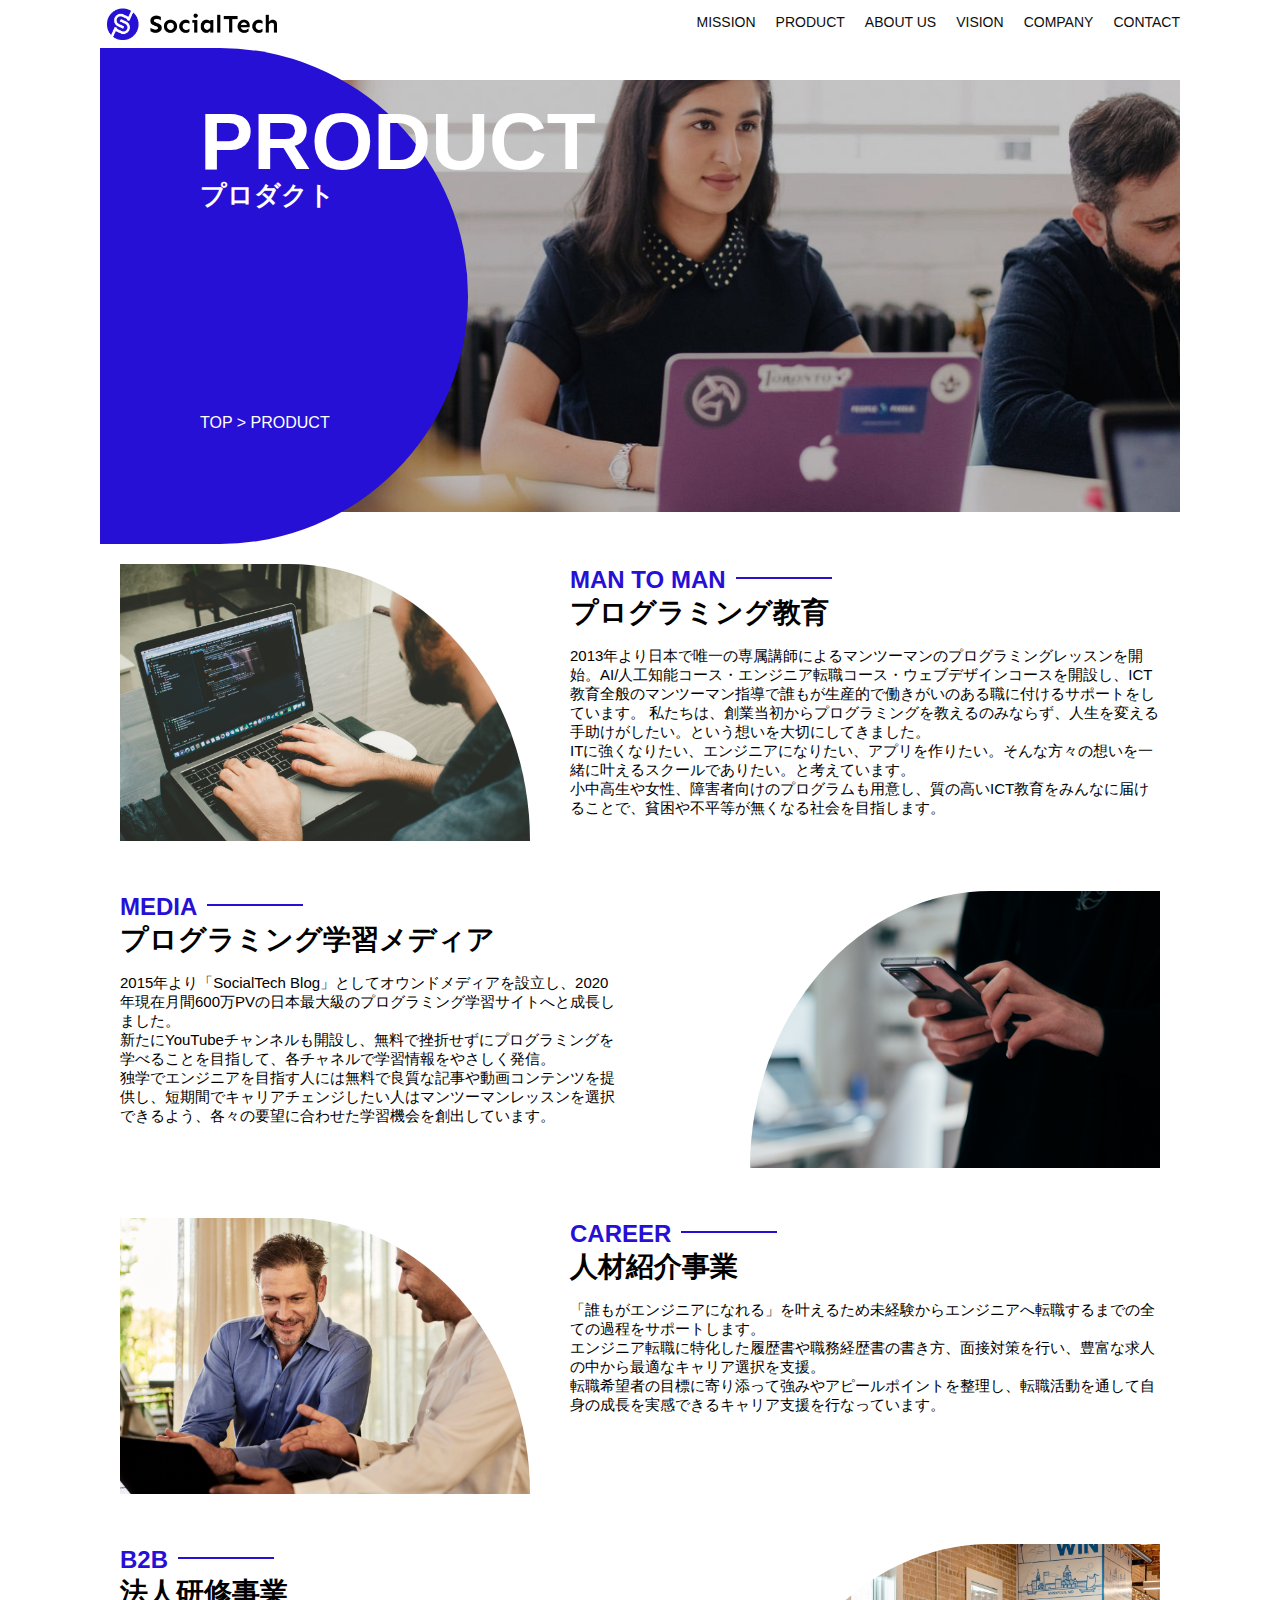
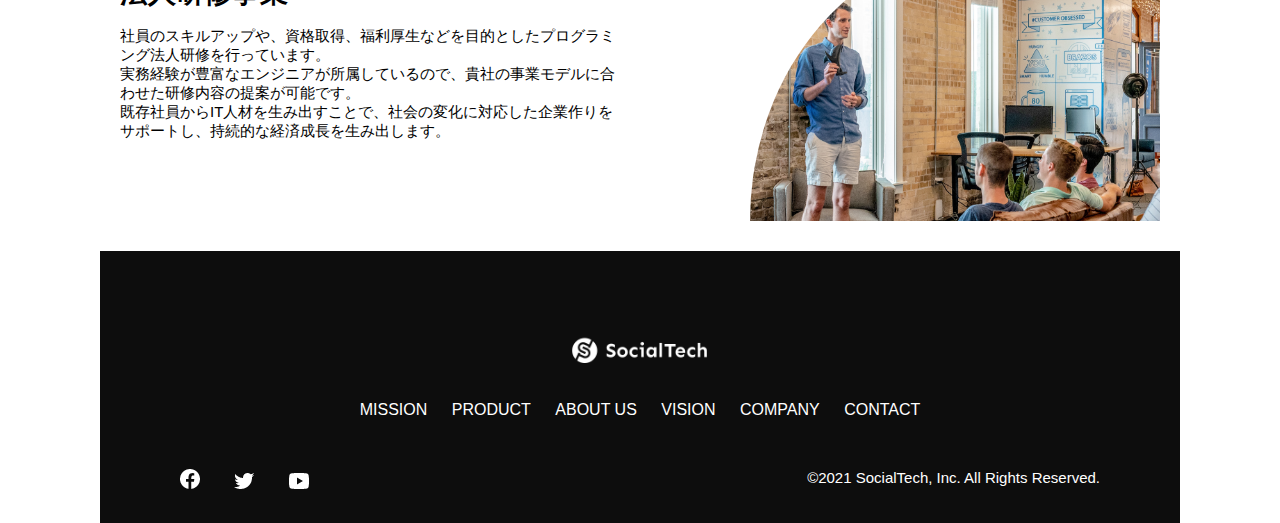
<file: socialtech/product.html>
<html>
  <head>
    <title>SocialTech -PRODUCT プロダクト-</title>
    <meta charset="utf-8">
    <meta name="description" content="SocialTechの4つのプロダクトを紹介します">
    <meta name="viewport" content="width=device-width, initial-scale=1.0">
    <link rel="stylesheet" href="style.css">
  </head>

  <body>
    <!-- ヘッダー -->
    <header>
      <!-- ロゴ -->
      <a href="index.html" id="logo">
        <img src="images/logo.png" alt="トップページに戻る">
      </a>

      <!-- PC用ナビゲーション -->
      <nav id="nav-pc">
        <ul>
          <li><a href="mission.html">MISSION</a></li>
          <li><a href="product.html">PRODUCT</a></li>
          <li><a href="index.html#aboutus">ABOUT US</a></li>
          <li><a href="index.html#vision">VISION</a></li>
          <li><a href="index.html#company">COMPANY</a></li>
          <li><a href="index.html#contact">CONTACT</a></li>
        </ul>
      </nav>

      <!-- スマホ用メニューボタン -->
      <button id="menu-sp" onclick="document.getElementById('nav-sp').style.display = 'block'">
        <img src="images/button-menu.png" alt="ナビゲーションを開く">
      </button>

      <!-- スマホ用ナビゲーション -->
      <div id="nav-sp">
        <button id="close" onclick="document.getElementById('nav-sp').style.display = 'none'">
          <img src="images/button-close.png" alt="ナビゲーションを閉じる">
        </button>

        <nav>
          <ul>
            <li>
              <a id="logo-sp" href="index.html" onclick="document.getElementById('nav-sp').style.display = 'none'"><img src="images/logo-sp.png" alt="トップページに戻る"></a>
            </li>
            <li><a class="menu" href="mission.html" onclick="document.getElementById('nav-sp').style.display = 'none'">MISSION</a></li>
            <li><a class="menu" href="product.html" onclick="document.getElementById('nav-sp').style.display = 'none'">PRODUCT</a></li>
            <li><a class="menu" href="index.html#aboutus" onclick="document.getElementById('nav-sp').style.display = 'none'">ABOUT US</a></li>
            <li><a class="menu" href="index.html#vision" onclick="document.getElementById('nav-sp').style.display = 'none'">VISION</a></li>
            <li><a class="menu" href="index.html#company" onclick="document.getElementById('nav-sp').style.display = 'none'">COMPANY</a></li>
            <li><a class="menu" href="index.html#contact" onclick="document.getElementById('nav-sp').style.display = 'none'">CONTACT</a></li>
          </ul>
        </nav>
        <div id="sns">
          <a href="https://www.facebook.com/sejuku2013">
            <img src="images/button-facebook.png" alt="Facebookのリンク">
          </a>
          <a href="https://twitter.com/samuraijuku">
            <img src="images/button-twitter.png" alt="Twitterのリンク">
          </a>
          <a href="https://www.youtube.com/channel/UCCFOQO5aDK0xXam4cUQXT8g">
            <img src="images/button-youtube.png" alt="YouTubeのリンク">
          </a>
        </div>
      </div>
    </header>

    <main>
      <article>
        <section id="product-main">
          <div class="product-main-inner">
            <div id="product-title">
              <h1>PRODUCT<br><span>プロダクト</span></h1>
              <p>TOP > PRODUCT</p>
            </div>
          </div>
        </section>

        <section class="product-section product-section-left">
          <div class="product-section-img">
            <img src="images/product/product-mantoman.png" alt="PCでコードを書く男性">
          </div>
          <div class="product-read">
            <h2 class="product-h2">MAN TO MAN</h2>
            <h3 class="product-h3">プログラミング教育</h3>
            <p>
              2013年より日本で唯一の専属講師によるマンツーマンのプログラミングレッスンを開始。AI/人工知能コース・エンジニア転職コース・ウェブデザインコースを開設し、ICT教育全般のマンツーマン指導で誰もが生産的で働きがいのある職に付けるサポートをしています。 私たちは、創業当初からプログラミングを教えるのみならず、人生を変える手助けがしたい。という想いを大切にしてきました。<br>ITに強くなりたい、エンジニアになりたい、アプリを作りたい。そんな方々の想いを一緒に叶えるスクールでありたい。と考えています。<br>小中高生や女性、障害者向けのプログラムも用意し、質の高いICT教育をみんなに届けることで、貧困や不平等が無くなる社会を目指します。
            </p>
          </div>
        </section>

        <section class="product-section product-section-right">
          <div class="product-read">
            <h2 class="product-h2">MEDIA</h2>
            <h3 class="product-h3">プログラミング学習メディア</h3>
            <p>2015年より「SocialTech Blog」としてオウンドメディアを設立し、2020年現在月間600万PVの日本最大級のプログラミング学習サイトへと成長しました。<br>新たにYouTubeチャンネルも開設し、無料で挫折せずにプログラミングを学べることを目指して、各チャネルで学習情報をやさしく発信。<br>独学でエンジニアを目指す人には無料で良質な記事や動画コンテンツを提供し、短期間でキャリアチェンジしたい人はマンツーマンレッスンを選択できるよう、各々の要望に合わせた学習機会を創出しています。</p>
          </div>
          <div class="product-section-img">
            <img src="images/product/product-media.png" alt="スマートフォンを操作する人">
          </div>
        </section>

        <section class="product-section product-section-left">
          <div class="product-section-img">
            <img src="images/product/product-career.png" alt="笑顔で話し合う2人の男性">
          </div>
          <div class="product-read">
            <h2 class="product-h2">CAREER</h2>
            <h3 class="product-h3">人材紹介事業</h3>
            <p>「誰もがエンジニアになれる」を叶えるため未経験からエンジニアへ転職するまでの全ての過程をサポートします。<br>エンジニア転職に特化した履歴書や職務経歴書の書き方、面接対策を行い、豊富な求人の中から最適なキャリア選択を支援。<br>転職希望者の目標に寄り添って強みやアピールポイントを整理し、転職活動を通して自身の成長を実感できるキャリア支援を行なっています。<br></p>
          </div>
        </section>

        <section class="product-section product-section-right">
          <div class="product-read">
            <h2 class="product-h2">B2B</h2>
            <h3 class="product-h3">法人研修事業</h3>
            <p>社員のスキルアップや、資格取得、福利厚生などを目的としたプログラミング法人研修を行っています。<br>実務経験が豊富なエンジニアが所属しているので、貴社の事業モデルに合わせた研修内容の提案が可能です。<br>既存社員からIT人材を生み出すことで、社会の変化に対応した企業作りをサポートし、持続的な経済成長を生み出します。</p>
          </div>
          <div class="product-section-img">
            <img src="images/product/product-b2b.png" alt="講演中の男性とそれを聴く人々">
          </div>
        </section>
      </article>
    </main>

    <footer>
      <div id="footer-logo">
        <img src="images/logo-sp.png" alt="SocialTech">
      </div>
      <div id="footer-link">
        <a href="mission.html">MISSION</a>
        <a href="product.html">PRODUCT</a>
        <a href="index.html#aboutus">ABOUT US</a>
        <a href="index.html#vision">VISION</a>
        <a href="index.html#company">COMPANY</a>
        <a href="index.html#contact">CONTACT</a>
      </div>
      <div id="sns-footer">
        <div class="sns-btns">
          <a href="https://www.facebook.com/sejuku2013"><img src="images/button-facebook.png" alt="Facebookのリンク"></a>
          <a href="https://twitter.com/samuraijuku"><img src="images/button-twitter.png" alt="Twitterのリンク"></a>
          <a href="https://www.youtube.com/channel/UCCFOQO5aDK0xXam4cUQXT8g"><img src="images/button-youtube.png" alt="YouTubeのリンク"></a>
        </div>
        <p id="copyright">&copy;2021 SocialTech, Inc. All Rights Reserved.</p>
      </div>
    </footer>
    
  </body>
</html>
</file>
<file: kadai_013/style.css>
/* PC、スマホ共通スタイル */
body {
  font-family: "Source Sans Pro", "Hiragino Kaku Gothic ProN", Meiryo, Arial,
    sans-serif;
}

p {
  font-size: 15px;
}

#main-visual>img {
  width: 100%;
}

/*================
PC用のスタイル 
=================*/
@media screen and (min-width: 768px) {
  /* 横幅設定 */
  body {
    max-width: 1080px;
    min-width: 960px;
    margin: 0 auto 0 auto;
  }

  /* ヘッダー */
  header {
    display: flex;
    justify-content: space-between;
  }

  /* ナビゲーションのレイアウト */
  #nav-pc {
    text-align: right;
    font-size: 14px;
    padding-top: 15px;
  }

  /* ナビゲーションのリンクの装飾設定 */
  #nav-pc>a {
    text-decoration: none;
    margin-left: 20px;
  }

  #nav-pc>a:link {
    color: #0d0d0d;
  }

  #nav-pc>a:visited {
    color: #0d0d0d;
  }

  #nav-pc>a:hover {
    color: #0d0d0d;
    text-decoration: underline;
  }

  #nav-pc>a:active {
    color: #0d0d0d;
  }

  /* SP用ナビゲーション非表示 */
  #menu-sp {
    display: none;
  }
  #nav-sp {
    display: none;
  }
}

/*================
スマートフォン用のスタイル 
=================*/
@media screen and (max-width: 767px) {
  /* 横幅設定 */
  body {
    min-width: 375px;
    margin: 0;
  }

  /* PCのナビゲーションを非表示に */
  #nav-pc {
    display: none;
  }

  /* ハンバーガーメニュー */
  #menu-sp {
    display: block;
    background-color: transparent;
    float: right;
    padding: 0;
    border: none;
  }

  /* スマホ用ナビゲーション */
  #nav-sp {
    background-color: #ce933e;
    position: absolute;
    left: 0;
    top: 0;
    height: 100%;
    width: 100%;
    display: none;
    z-index: 100;
  }

  #nav-sp ul {
    padding-left: 0;
  }

  #nav-sp li {
    list-style: none;
  }

  /* ×ボタン */
  #close {
    position: absolute;
    top: 20px;
    right: 20px;
    background-color: transparent;
    border: none;
  }

  /* ナビゲーションメニュー用ロゴ */
  #logo-sp {
    margin: 80px 0 30px 20px;
  }

  #nav-sp a {
    display: block;
    color: #ffffff;
  }

  #nav-sp nav a:hover {
    text-decoration: underline;
  }

  #nav-sp .menu {
    text-decoration: none;
    display: block;
    margin: 0 20px 0 20px;
    height: 44px;
    font-size: 16px;
    background-image: url("images/arrow.png");
    background-repeat: no-repeat;
    background-position: right top;
  }
}
</file>
<file: socialtech/style.css>
/* PC、スマホ共通スタイル */
* {
  box-sizing: border-box;
}

p {
  font-size: 15px;
}

body {
  max-width: 1080px;
  margin: 0 auto 0 auto;
  font-family: "Source Sans Pro", "Hiragino Kaku Gothic ProN", Meiryo, Arial, sans-serif;
}
  
/* ヘッダー */
header {
  display: flex;
  justify-content: space-between;
}

/* ナビゲーションのレイアウト */
#nav-pc {
  font-size: 14px;
}

#nav-pc ul {
  display: flex;
  padding-left: 0;
}

#nav-pc li {
  list-style: none;
}

/* ナビゲーションのリンクの装飾設定 */
#nav-pc a {
  text-decoration: none;
  margin-left: 20px;
  color: #0d0d0d;
}

#nav-pc a:hover {
  text-decoration: underline;
}

/* スマホ用ナビを非表示 */
#nav-sp,
#menu-sp {
  display: none;
}

/* メインビジュアル*/
#main-visual {
  position: relative;
  height: 400px;
}

#main-message {
  position: absolute;
  top: 0;
  left: 0;
  background-color: #2710d5;
  color: #ffffff;
  border-radius: 0 0 476px 0;
  max-width: 620px;
  height: 100%;
  width: 100%;
  z-index: 11;
}

#main-message h1 {
  font-size: 60px;
  margin: 100px 0 0 50px;
}

#main-message > p {
  font-size: 28px;
  margin: 0 0 0 50px;
}

#main-visual > img {
  max-width: 620px;
  border-radius: 476px 0 0 0;
  position: absolute;
  top: 0;
  right: 0;
  z-index: 10;
}

/*見出し*/
h2 {
  margin: 40px 0 0 0;
}

h2::after {
  content: url("images/line.png");
  margin-left: 10px;
}

h3 {
  font-size: 27px;
}

/* ミッション */
#mission {
  margin: 80px auto 80px auto;
}

#mission-flex {
  display: flex;
}

#mission-flex > div {
  width: 50%;
  margin: 20px;
}

#mission-photo {
  width: 100%;
}

#s2dgs {
  margin-top: 50px;
  width: 100%;
}

/* プロダクト */
#product {
  background-color: #fafafa;
  margin: 80px 0 80px 0;
  padding: 10px 40px 0px 40px;
}

/* 外枠 */
#product .product-flex {
  margin-top: 40px;
  display: flex;
}

/* 左のカラム */
#product-left {
  width: 50%;
  margin-right: 20px;
}

/* 右のカラム */
#product-right {
  width: 50%;
  margin-left: 20px;
  margin-top: 80px;
}

/* 写真＋説明の枠 */
#product-left > div {
  position: relative;
  height: 480px;
  margin-right: 20px;
}

#product-right > div {
  position: relative;
  height: 480px;
  margin-left: 20px;
}

/* 写真*/
.product-photo {
  width: 100%;
}

/* 説明文の枠 */
.product-explain {
  background-color: #ffffff;
  position: absolute;
  left: 0;
  bottom: 50px;
  margin: 0 40px 0 40px;
  padding: 20px;
  box-shadow: 5px 5px 10px rgba(0, 0, 0, 0.05);
}

/* 説明文の英語 */
.product-explain > span {
  color: #2710d5;
  font-weight: bold;
  font-size: 16px;
  margin: 0px;
}

/* 説明文の見出し */
.product-explain > h3 {
  margin: 5px 0 5px 0;
}

/* 説明文 */
.product-explain > p {
  font-size: 14px;
  margin: 0;
}

/* もっと見るボタン */
#product-more {
  text-align: center;
}

#product-more a {
  position: relative;
  bottom: -42px;
}

/* ABOUT US */
#aboutus {
  margin: 80px auto 80px auto;
}

/* ３つの組織文化と写真を入れる枠 */
#aboutus > div {
  display: flex;
}

/* 写真 */
.culture-img {
  width: 50%;
  align-self: flex-start;
}

.culture-img2 {
  margin-top: 50px;
  width: 100%;
}

/* 3つの組織文化の表 */
.culture-table {
  margin-right: 50px;
}

/* 番号 */
.culture-num {
  font-size: 80px;
  color: #2710d5;
  padding: 0 20px 0 0;
}

/* 見出し */
.culture-table th {
  text-align: left;
  font-size: 28px;
  font-weight: bold;
}

/* 組織文化英語 */
.culture-en {
  color: #2710d5;
  font-size: 24px;
}

/* 説明文 */
.culture-description {
  margin: 0;
}

/* ビジョン */
#vision {
  margin: 80px auto 80px auto;
}

/* セクション内の外枠*/
#vision > div {
  display: flex;
  justify-content: space-between;
  flex-wrap: wrap;
}

/*7つの行動指針の枠*/
.vision-box {
  width: 300px;
  height: 300px;
  margin-bottom: 30px;
  position: relative;
}

.vision-box > img {
  width: 100%;
  position: relative;
  z-index: 30;
}

.vision-box > div {
  position: absolute;
  top: 0;
  left: 0;
  z-index: 31;
  margin-right: 20px;
}

.vision-box > div > h4 {
  color: #2710d5;
  font-size: 19px;
  margin: 80px 0 0 0;
}

.vision-box > div > h4::first-letter {
  font-size: 40px;
}

.vision-box > div > h5 {
  font-size: 20px;
  margin: 0 0 0 0;
}

.vision-box > div > p {
  margin: 10px 0 0 0;
}

/*会社概要*/
#company {
  margin: 80px auto 80px auto;
}

#company-table {
  width: 100%;
}

.tableheader {
  text-align: left;
  padding: 20px;
  border-bottom-color: #2710d5;
  border-bottom-width: 1px;
  border-bottom-style: solid;
  width: 100px;
}

.tableheader-first {
  border-top-color: #2710d5;
  border-top-width: 1px;
  border-top-style: solid;
}

.cell {
  padding: 30px;
  border-bottom-color: #ececec;
  border-bottom-width: 1px;
  border-bottom-style: solid;
}

.cell-first {
  border-top-color: #ececec;
  border-top-width: 1px;
  border-top-style: solid;
}

#company > iframe {
  width: 100%;
  height: 368px;
  margin-top: 40px;
}

/* お問い合わせ */
#contact {
  margin: 80px auto 80px auto;
}

/* 外枠 */
#contact > form > div {
  display: flex;
  flex-direction: row;
  flex-wrap: wrap;
  padding-bottom: 30px;
}

/* 左列　見出し */
.contact-heading {
  width: 240px;
  align-self: center;
}

/* 見出しのラベル */
.contact-label {
  font-weight: bold;
}

/* 必須 */
.contact-span {
  color: #ce2222;
  margin: 0 0 0 20px;
  font-weight: bold;
}

/* テキストボックス */
.contact-textbox {
  border-top: 0px;
  border-left: 0px;
  border-right: 0px;
  border-bottom-width: 1px;
  border-bottom-color: #707070;
  border-style: solid;
  background-color: #fafafa;
  height: 56px;
  width: 400px;
}

/* お問い合わせ内容のテキストエリア */
.contact-textarea {
  border-top: 0px;
  border-left: 0px;
  border-right: 0px;
  border-bottom-width: 1px;
  border-bottom-color: #707070;
  background-color: #fafafa;
  width: 400px;
  height: 200px;
}

/* 個人情報の取り扱い */
#contact dt {
  font-weight: bold;
}

#contact dd {
  margin: 0 0 16px 0;
}

#contact dd p {
  margin: 0;
}

#contact dd ul {
  padding-left: 0;
}

#contact dd li {
  margin-bottom: 0;
  list-style: none;
}

/* フッター */
footer {
  background-color: #0d0d0d;
  text-align: center;
  padding: 80px 80px 30px 80px;
}

#footer-logo {
  margin-bottom: 30px;
}

#footer-link {
  margin-bottom: 50px;
}

#footer-link > a {
  text-decoration: none;
  margin: 10px;
  color: #ffffff;
}

#footer-link > a:hover {
  text-decoration: underline;
}

#sns-footer {
  display: flex;
  justify-content: space-between;
  text-align: left;
}

#sns-footer a {
  margin-right: 30px;
}

#copyright {
  color: #ffffff;
  margin: 0;
}

/* mission.html用スタイル */
/* ミッションのメインビジュアル */
.mission-main-inner {
  background-image: url("images/mission/mission-main.png");
  background-repeat: no-repeat;
  background-position-y: center;
}

#mission-title {
  background-color: #2710d5;
  width: 368px;
  color: #ffffff;
  height: 496px;
  border-radius: 0 248px 248px 0;
  position: relative;
}

#mission-title h1 {
  position: absolute;
  top: 0;
  left: 100px;
  font-size: 80px;
  line-height: 1;
}

#mission-title h1 span {
  font-size: 26px;
}

#mission-title > p {
  position: absolute;
  top: 350px;
  left: 100px;
  font-size: 16px;
}

/* ミッションページ　S2DGSの設定 */
#mission-s2dgs {
  padding: 20px;
}

.mission-h2 {
  color: #2710d5;
  font-size: 40px;
}

.mission-h2::after {
  content: none;
}

/* ミッションページ　5つのゴールの設定 */
#mission-five-goals {
  padding: 20px;
  display: flex;
}

#mission-five-goals .five-goals-image {
  width: 30%;
  padding: 20px;
}

#mission-five-goals .five-goals-image img {
  width: 100%;
}

#mission-five-goals .five-goals-read {
  width: 70%;
  padding: 20px;
}

#mission-five-goals .five-goals-read > div {
  margin-bottom: 40px;
}

.fivegoals-image-right {
  float: right;
  margin: 20px;
}

.fivegoals-image-left {
  float: left;
  margin: 20px;
}

.fivegoals-number {
  color: #2710d5;
  font-size: 48px;
  font-weight: bold;
  margin: 0;
}

.fivegoals-h3 {
  font-size: 28px;
  margin: 0;
}

.fivegoals-p {
  margin: 0;
}

/* プロダクトページ */
.product-main-inner {
  background-image: url("images/product/product-main.png");
  background-repeat: no-repeat;
  background-position-y: center;
}

#product-title {
  background-color: #2710d5;
  width: 368px;
  color: #ffffff;
  height: 496px;
  border-radius: 0 248px 248px 0;
  position: relative;
}

#product-title h1 {
  position: absolute;
  top: 0;
  left: 100px;
  font-size: 80px;
  line-height: 1;
}

#product-title h1 span {
  font-size: 26px;
}

#product-title > p {
  position: absolute;
  top: 350px;
  left: 100px;
  font-size: 16px;
}

/* セクション */
.product-section {
  display: flex;
  padding: 20px 20px 0;
}

.product-section .product-section-img {
  width: 450px;
}

/* 右が画像のセクション*/
.product-section-left .product-section-img img {
  width: 100%;
  padding: 0 40px 30px 0;
  border-radius: 0 432px 0 0;
}

.product-section-left .product-read {
  width: 50%;
  flex-grow: 1;
}

.product-section-left .product-read p {
  margin-bottom: 0;
}

/* 右が画像のセクション*/
.product-section-right {
  justify-content: space-between;
}

.product-section-right .product-section-img img {
  width: 100%;
  padding: 0 0 30px 40px;
  border-radius: 432px 0 0 0;
}

.product-section-right .product-read {
  width: 500px;
}

.product-h2 {
  color: #2710d5;
  font-size: 24px;
  margin: 0;
}

.product-h3 {
  font-size: 28px;
  margin: 0;
}

/*====================
 スマートフォン用のスタイル
=====================*/
@media screen and (max-width: 767px) {
  /* PC用ナビゲーション非表示 */
  #nav-pc {
    display: none;
  }

  /* ハンバーガーメニュー */
  #menu-sp {
    display: block;
    background-color: transparent;
    float: right;
    padding: 0;
    border: none;
  }

  /* スマホ用ナビゲーションの表示切替*/
  /* 初期状態、レイアウトと非表示設定 */
  #nav-sp {
    background-color: #2710d5;
    position: fixed;
    left: 0;
    top: 0;
    height: 100%;
    width: 100%;
    display: none;
    z-index: 100;
  }

  /* ×ボタン */
  #close {
    position: absolute;
    top: 20px;
    right: 20px;
    background-color: transparent;
    border: none;
  }

  #nav-sp nav ul {
    padding-left: 0;
  }

  #nav-sp nav li {
    list-style: none;
  }

  /* ナビゲーションメニュー用ロゴ */
  #logo-sp {
    margin: 80px 0 30px 20px;
  }

  /* ナビゲーションのリンクの装飾設定 */
  #nav-sp nav a {
    display: block;
    color: #ffffff;
  }

  #nav-sp nav a:hover {
    text-decoration: underline;
  }

  #nav-sp .menu {
    text-decoration: none;
    margin: 0 20px 0 20px;
    height: 44px;
    font-size: 16px;
    background-image: url("images/arrow.png");
    background-repeat: no-repeat;
    background-position: right top;
  }

  #sns {
    position: absolute;
    bottom: 20px;
    left: 20px;
  }

  #sns > a {
    margin-right: 30px;
  }

  /* メインビジュアル */
  #main-visual {
    position: relative;
    height: 470px;
  }

  #main-visual > div {
    text-align: center;
    height: 280px;
  }

  #main-visual h1 {
    font-size: 28px;
    margin: 90px 0 0 0;
  }

  #main-visual > div > p {
    margin: 0;
    font-size: 15px;
  }

  #main-visual > img {
    width: 100%;
    border-radius: 476px 0 0 0;
    top: auto;
    bottom: 0;
  }

  /*見出し*/
  h2 {
    margin: 15px 0 15px 0;
  }
  
  h3 {
    font-size: 24px;
    margin: 10px 0 0 0;
  }

  /* ミッション */
  #mission {
    margin: 20px 0 20px 0;
    padding: 0 20px 0 20px;
  }

  #mission-flex {
    flex-direction: column;
  }

  #mission-flex > div {
  width: 100%;
  margin: 0;
}

  /* プロダクト */
  #product {
    margin: 0;
    padding: 10px 20px 0 20px;
  }

  /* 外枠 */
  #product .product-flex {
    flex-direction: column;
    margin-top: 0;
  }

  /* 左右のカラム　スマホでは縦並び */
  #product-left,
  #product-right {
    width: 100%;;
    margin: 0;
  }

  /* 写真＋説明の枠 */
  #product-left > div,
  #product-right > div {
    height: auto;
    margin: 0;
  }

  /* 説明文の枠 */
  .product-explain {
    position: relative;
    margin: 0;
  }

  .product-explain > h3 {
    margin: 10px 0 10px 0;
    font-size: 24px;
  }

  /* もっと見るボタン */
  #product-more {
    text-align: left;
  }

  /* ABOUT US */
  #aboutus {
    margin: 80px 20px 80px 20px;
  }

  #aboutus > div {
    flex-direction: column;
  }

  .culture-table th {
    font-size: 16px;
  }

  .culture-table {
    margin-right: 0;
    padding-right: 20px;
    order: 2;
  }

  .culture-img {
    width: 100%;
    order: 1;
  }

  .culture-img2 {
    margin-top: 0;
  }

  .culture-num {
    padding: 0;
  }

  .culture-description {
    margin: 0;
  }

  /* ビジョン */
  #vision {
    margin: 80px 20px 80px 20px;
  }

  .vision-box > img {
    position: absolute;
    top: 0;
    left: 0;
  }

  .vision-box > div > h4 {
    margin: 60px 0 0 0;
  }

  /*会社概要*/
  #company {
    margin: 0 20px 0 20px;
  }

  #company > h3 {
    margin-bottom: 20px;
  }

  .tableheader {
    width: 50px;
  }

  .cell {
    padding: 20px;
  }

  #company > iframe {
    height: 240px;
  }

  /* お問い合わせ */
  #contact {
    margin: 80px 20px 80px 20px;
  }

  #contact > h3 {
    margin-bottom: 20px;
  }

  #contact > form > div {
    flex-direction: column;
    margin-bottom: 20px;
  }

  .contact-heading {
    align-self: auto;
    margin-bottom: 20px;
  }

  .contact-textbox {
    min-width: 300px;
    width: 100%;
  }

  .contact-textarea {
    height: 150px;
    width: 100%;
  }

  .radiobutton {
    margin-bottom: 20px;
  }

  /* フッター */
  footer {
    padding: 30px 20px 50px 20px;
    text-align: left;
  }

  #footer-link > a {
    margin: 0 20px 30px 0;
    display: block;
    background-image: url("images/arrow.png");
    background-repeat: no-repeat;
    background-position: right top;
  }

  #footer-link > a:hover {
    text-decoration: underline;
  }

  #sns-footer {
    flex-direction: column;
    justify-content: flex-start;
  }

  #copyright {
    font-size: 12px;
    margin-top: 30px;
  }

  /* mission.html用スタイル */
  /* ミッションのメインビジュアル */
  #mission-main {
    height: 256px;
    margin-top: 4%;
    position: relative;
  }

  .mission-main-inner {
    height: 80%;
    background-size: cover;
  }

  #mission-title {
    width: 136px;
    height: 256px;
    position: absolute;
    top: -10%;
  }

  #mission-title h1 {
    left: 20px;
    font-size: 40px;
  }

  #mission-title h1 span {
    font-size: 18px;
  }

  #mission-title > p {
    top: 180px;
    left: 20px;
    font-size: 13px;
  }

  /* ミッションページ　S2DGSの設定 */
  .mission-h2 {
    font-size: 38px;
    margin: 0px;
  }

  .mission-h2::after {
    content: none;
  }

  #mission-s2dgs > img {
    width: 100%;
  }

  /* ミッションページ　5つのゴールの設定 */
  #mission-five-goals {
    flex-direction: column;
  }

  #mission-five-goals > div {
    padding: 0;
  }

  #mission-five-goals .five-goals-image,
  #mission-five-goals .five-goals-read {
    width: 100%;
    padding: 0;
  }

  #mission-five-goals .five-goals-read > div {
    display: flex;
    flex-direction: column;
  }

  .fivegoals-image-right,
  .fivegoals-image-left {
    align-self: center;
  }

  /* プロダクトページ */
  #product-main {
    height: 256px;
    margin-top: 4%;
    position: relative;
  }

  .product-main-inner {
    height: 80%;
    background-size: cover;
  }

  #product-title {
    width: 136px;
    height: 256px;
    position: absolute;
    top: -10%;
  }
  
  #product-title h1 {
    left: 20px;
    font-size: 40px;
  }

  #product-title h1 span {
    font-size: 18px;
  }

  #product-title > p {
    top: 180px;
    left: 20px;
    font-size: 13px;
  }

  /* セクション */
  .product-section {
    flex-direction: column;
  }

  .product-section .product-section-img {
    width: 100%;
  }
  
  .product-section .product-section-img img {
    width: 100%;
    padding: 0;
  }

  /* 右が画像のセクション*/
  .product-section-left .product-section-img img {
    border-radius: 0 300px 0 0;
  }

  .product-section-left .product-read {
    width: 100%;
    flex-grow: 1;
  }

  /* 右が画像のセクション*/
  .product-section-right .product-section-img img {
    order: 1;
    border-radius: 300px 0 0 0;
  }

  .product-section-right .product-read {
    order: 2;
    width: 100%;
  }

}
</file>
